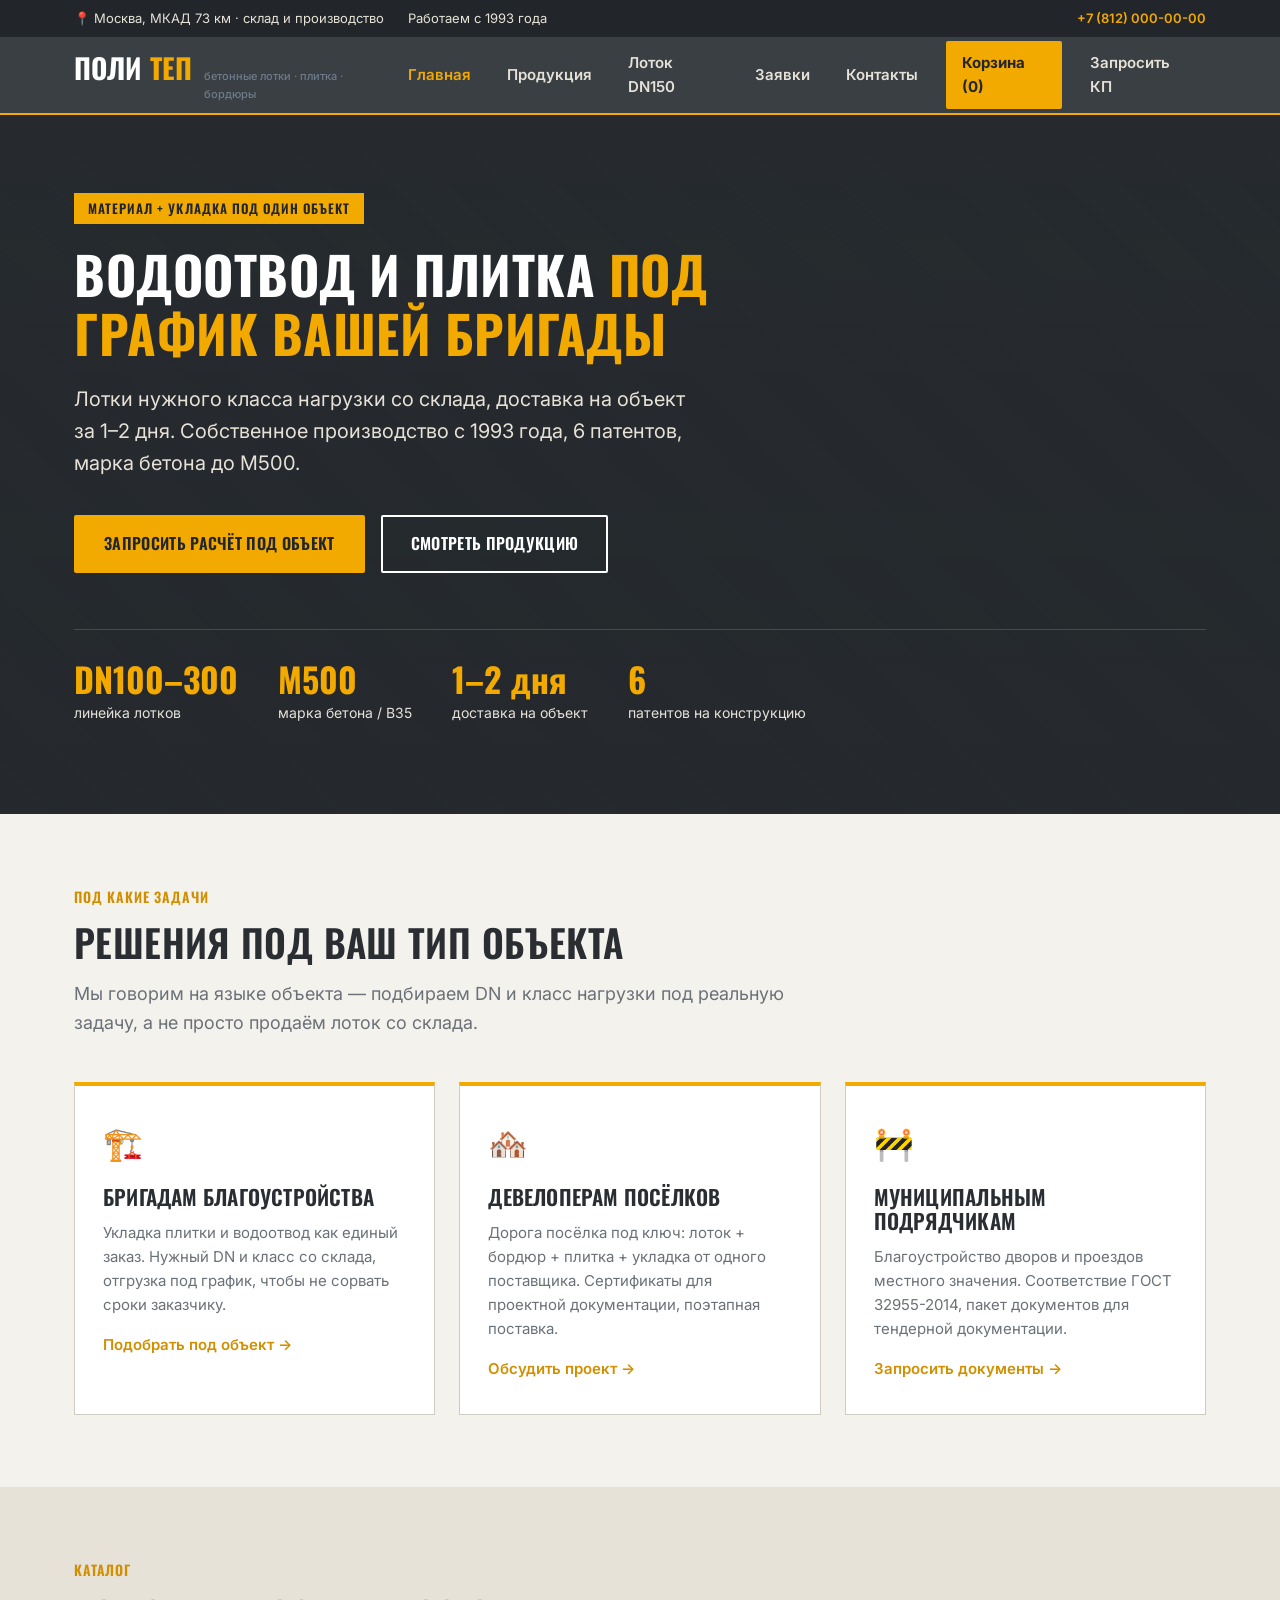
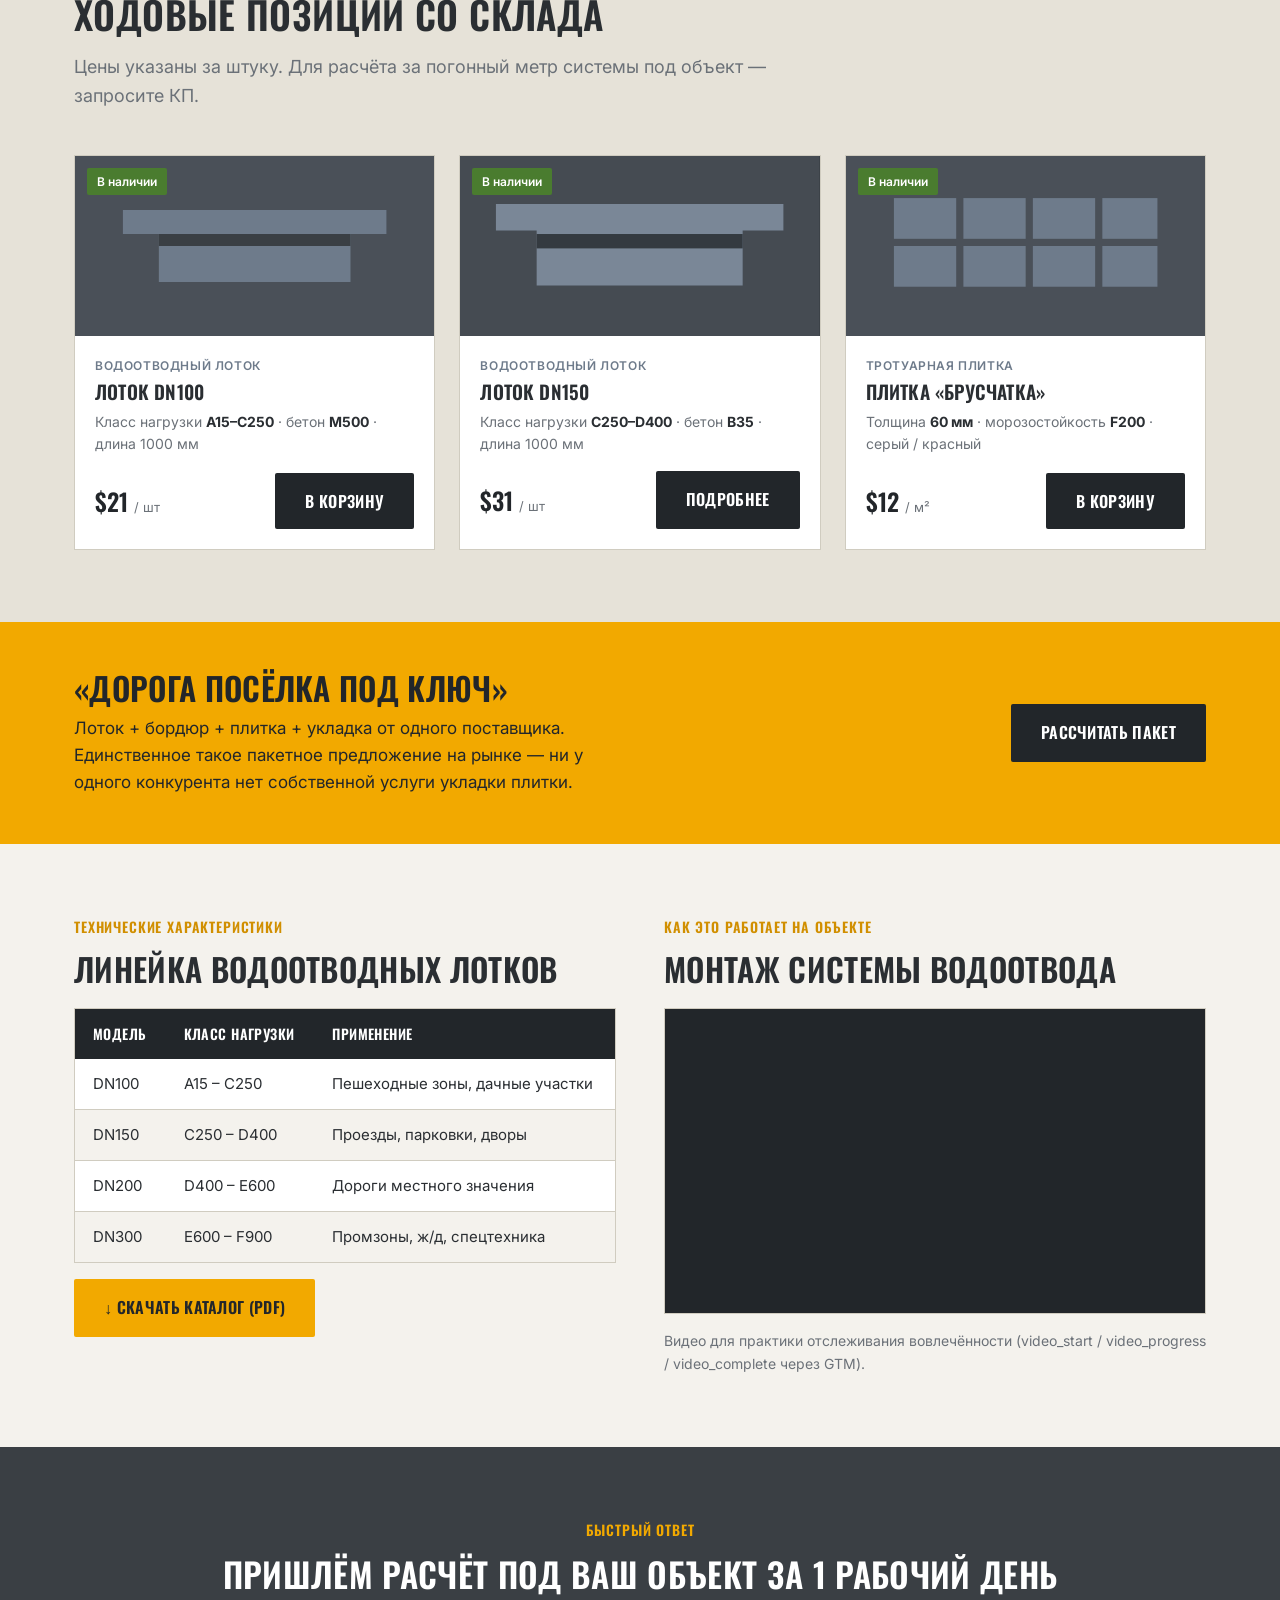
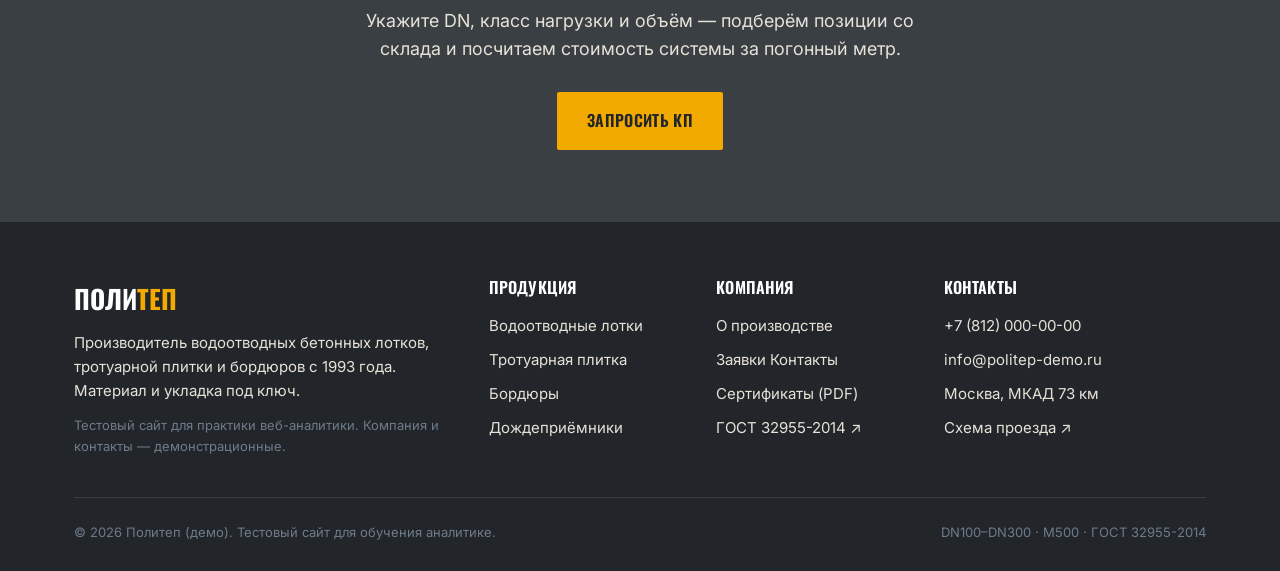
<file: index.html>
<!DOCTYPE html>
<html lang="ru">
<head>
  <!-- Google Tag Manager -->
<script>(function(w,d,s,l,i){w[l]=w[l]||[];w[l].push({'gtm.start':
new Date().getTime(),event:'gtm.js'});var f=d.getElementsByTagName(s)[0],
j=d.createElement(s),dl=l!='dataLayer'?'&l='+l:'';j.async=true;j.src=
'https://www.googletagmanager.com/gtm.js?id='+i+dl;f.parentNode.insertBefore(j,f);
})(window,document,'script','dataLayer','GTM-52ZPFXB7');</script>
<!-- End Google Tag Manager -->
  <meta charset="UTF-8">
  <meta name="viewport" content="width=device-width, initial-scale=1.0">
  <title>Политеп — водоотводные лотки и тротуарная плитка от производителя</title>
  <meta name="description" content="Производитель водоотводных бетонных лотков DN100–DN300, тротуарной плитки и бордюров с 1993 года. Материал + укладка под ключ для бригад и коттеджных посёлков.">
  <link rel="stylesheet" href="styles.css">
</head>
<body>
<!-- Google Tag Manager (noscript) -->
<noscript><iframe src="https://www.googletagmanager.com/ns.html?id=GTM-52ZPFXB7"
height="0" width="0" style="display:none;visibility:hidden"></iframe></noscript>
<!-- End Google Tag Manager (noscript) -->
  <!-- TOP BAR -->
  <div class="topbar">
    <div class="container">
      <div class="topbar-left">
        <span>📍 Москва, МКАД 73 км · склад и производство</span>
        <span>Работаем с 1993 года</span>
      </div>
      <div class="topbar-right">
        <a href="tel:+78120000000">+7 (812) 000-00-00</a>
      </div>
    </div>
  </div>

  <!-- HEADER -->
  <header class="header">
    <div class="container">
      <a href="index.html" class="logo">ПОЛИ<span>ТЕП</span><small>бетонные лотки · плитка · бордюры</small></a>
      <button class="burger" aria-label="Меню">☰</button>
      <nav class="nav">
        <a href="index.html" class="active">Главная</a>
        <a href="products.html">Продукция</a>
        <a href="product.html">Лоток DN150</a>
        <a href="forms.html">Заявки</a>
        <a href="contact.html">Контакты</a>
        <a href="cart.html" class="nav-cta" data-cta="nav-cart">Корзина (<span data-cart-count>0</span>)</a>
        <a href="contact.html" data-cta="nav-quote" style="margin-left:8px;">Запросить КП</a>
      </nav>
    </div>
  </header>

  <!-- HERO -->
  <section class="hero">
    <div class="container">
      <span class="hero-eyebrow">Материал + укладка под один объект</span>
      <h1>Водоотвод и плитка <em>под график вашей бригады</em></h1>
      <p class="hero-sub">Лотки нужного класса нагрузки со склада, доставка на объект за 1–2 дня. Собственное производство с 1993 года, 6 патентов, марка бетона до М500.</p>
      <div class="hero-cta">
        <a href="contact.html" class="btn btn-primary" data-cta="hero-quote">Запросить расчёт под объект</a>
        <a href="products.html" class="btn btn-outline" data-cta="hero-catalog">Смотреть продукцию</a>
      </div>
      <div class="hero-specs">
        <div class="hero-spec">
          <div class="hero-spec-num">DN100–300</div>
          <div class="hero-spec-label">линейка лотков</div>
        </div>
        <div class="hero-spec">
          <div class="hero-spec-num">М500</div>
          <div class="hero-spec-label">марка бетона / B35</div>
        </div>
        <div class="hero-spec">
          <div class="hero-spec-num">1–2 дня</div>
          <div class="hero-spec-label">доставка на объект</div>
        </div>
        <div class="hero-spec">
          <div class="hero-spec-num">6</div>
          <div class="hero-spec-label">патентов на конструкцию</div>
        </div>
      </div>
    </div>
  </section>

  <!-- AUDIENCE / USE CASES -->
  <section class="section">
    <div class="container">
      <div class="section-head">
        <div class="section-eyebrow">Под какие задачи</div>
        <h2>Решения под ваш тип объекта</h2>
        <p class="section-sub">Мы говорим на языке объекта — подбираем DN и класс нагрузки под реальную задачу, а не просто продаём лоток со склада.</p>
      </div>
      <div class="cards">
        <div class="card">
          <div class="card-icon">🏗️</div>
          <h3>Бригадам благоустройства</h3>
          <p>Укладка плитки и водоотвод как единый заказ. Нужный DN и класс со склада, отгрузка под график, чтобы не сорвать сроки заказчику.</p>
          <a href="products.html" class="card-link" data-cta="usecase-brigade">Подобрать под объект →</a>
        </div>
        <div class="card">
          <div class="card-icon">🏘️</div>
          <h3>Девелоперам посёлков</h3>
          <p>Дорога посёлка под ключ: лоток + бордюр + плитка + укладка от одного поставщика. Сертификаты для проектной документации, поэтапная поставка.</p>
          <a href="contact.html" class="card-link" data-cta="usecase-developer">Обсудить проект →</a>
        </div>
        <div class="card">
          <div class="card-icon">🚧</div>
          <h3>Муниципальным подрядчикам</h3>
          <p>Благоустройство дворов и проездов местного значения. Соответствие ГОСТ 32955-2014, пакет документов для тендерной документации.</p>
          <a href="contact.html" class="card-link" data-cta="usecase-muni">Запросить документы →</a>
        </div>
      </div>
    </div>
  </section>

  <!-- FEATURED PRODUCTS -->
  <section class="section section-paper">
    <div class="container">
      <div class="section-head">
        <div class="section-eyebrow">Каталог</div>
        <h2>Ходовые позиции со склада</h2>
        <p class="section-sub">Цены указаны за штуку. Для расчёта за погонный метр системы под объект — запросите КП.</p>
      </div>
      <div class="products">

        <div class="product">
          <div class="product-img">
            <span class="product-badge">В наличии</span>
            <svg viewBox="0 0 300 180" preserveAspectRatio="xMidYMid slice"><rect width="300" height="180" fill="#4A5058"/><path d="M40 60 h220 v20 h-30 v40 h-160 v-40 h-30 z" fill="#6E7B8B"/><rect x="70" y="80" width="160" height="10" fill="#3A3F44"/></svg>
          </div>
          <div class="product-body">
            <div class="product-cat">Водоотводный лоток</div>
            <h3>Лоток DN100</h3>
            <p class="product-specs">Класс нагрузки <strong>A15–C250</strong> · бетон <strong>М500</strong> · длина 1000 мм</p>
            <div class="product-foot">
              <div class="product-price">$21 <small>/ шт</small></div>
              <button class="btn btn-dark" data-add-to-cart data-item-id="DN100" data-item-name="Лоток DN100" data-item-category="Водоотводные лотки" data-price="21">В корзину</button>
            </div>
          </div>
        </div>

        <div class="product">
          <div class="product-img">
            <span class="product-badge">В наличии</span>
            <svg viewBox="0 0 300 180" preserveAspectRatio="xMidYMid slice"><rect width="300" height="180" fill="#454B52"/><path d="M30 55 h240 v22 h-34 v46 h-172 v-46 h-34 z" fill="#7A8797"/><rect x="64" y="80" width="172" height="12" fill="#343A40"/></svg>
          </div>
          <div class="product-body">
            <div class="product-cat">Водоотводный лоток</div>
            <h3>Лоток DN150</h3>
            <p class="product-specs">Класс нагрузки <strong>C250–D400</strong> · бетон <strong>B35</strong> · длина 1000 мм</p>
            <div class="product-foot">
              <div class="product-price">$31 <small>/ шт</small></div>
              <a href="product.html" class="btn btn-dark" data-cta="product-dn150-detail">Подробнее</a>
            </div>
          </div>
        </div>

        <div class="product">
          <div class="product-img">
            <span class="product-badge">В наличии</span>
            <svg viewBox="0 0 300 180" preserveAspectRatio="xMidYMid slice"><rect width="300" height="180" fill="#4A5058"/><g fill="#6E7B8B"><rect x="40" y="50" width="52" height="34"/><rect x="98" y="50" width="52" height="34"/><rect x="156" y="50" width="52" height="34"/><rect x="214" y="50" width="46" height="34"/><rect x="40" y="90" width="52" height="34"/><rect x="98" y="90" width="52" height="34"/><rect x="156" y="90" width="52" height="34"/><rect x="214" y="90" width="46" height="34"/></g></svg>
          </div>
          <div class="product-body">
            <div class="product-cat">Тротуарная плитка</div>
            <h3>Плитка «Брусчатка»</h3>
            <p class="product-specs">Толщина <strong>60 мм</strong> · морозостойкость <strong>F200</strong> · серый / красный</p>
            <div class="product-foot">
              <div class="product-price">$12 <small>/ м²</small></div>
              <button class="btn btn-dark" data-add-to-cart data-item-id="PLITKA-60" data-item-name="Плитка Брусчатка 60мм" data-item-category="Тротуарная плитка" data-price="12">В корзину</button>
            </div>
          </div>
        </div>

      </div>
    </div>
  </section>

  <!-- PACKAGE STRIP -->
  <section class="strip">
    <div class="container">
      <div>
        <h2>«Дорога посёлка под ключ»</h2>
        <p>Лоток + бордюр + плитка + укладка от одного поставщика. Единственное такое пакетное предложение на рынке — ни у одного конкурента нет собственной услуги укладки плитки.</p>
      </div>
      <a href="contact.html" class="btn btn-dark" data-cta="strip-package">Рассчитать пакет</a>
    </div>
  </section>

  <!-- SPECS + VIDEO -->
  <section class="section">
    <div class="container">
      <div class="form-grid">
        <div>
          <div class="section-eyebrow">Технические характеристики</div>
          <h2 style="font-size:32px;margin-bottom:20px;">Линейка водоотводных лотков</h2>
          <table class="spec-table">
            <thead>
              <tr><th>Модель</th><th>Класс нагрузки</th><th>Применение</th></tr>
            </thead>
            <tbody>
              <tr><td>DN100</td><td>A15 – C250</td><td>Пешеходные зоны, дачные участки</td></tr>
              <tr><td>DN150</td><td>C250 – D400</td><td>Проезды, парковки, дворы</td></tr>
              <tr><td>DN200</td><td>D400 – E600</td><td>Дороги местного значения</td></tr>
              <tr><td>DN300</td><td>E600 – F900</td><td>Промзоны, ж/д, спецтехника</td></tr>
            </tbody>
          </table>
          <p style="margin-top:16px;">
            <a href="#" class="btn btn-primary" data-download="Политеп_каталог_лотки_2026.pdf" data-cta="download-catalog">↓ Скачать каталог (PDF)</a>
          </p>
        </div>
        <div>
          <div class="section-eyebrow">Как это работает на объекте</div>
          <h2 style="font-size:32px;margin-bottom:20px;">Монтаж системы водоотвода</h2>
          <div class="video-wrap">
            <iframe src="https://www.youtube.com/embed/dQw4w9WgXcQ" title="Монтаж водоотводных лотков" allowfullscreen></iframe>
          </div>
          <p style="margin-top:16px;color:var(--text-muted);font-size:14px;">Видео для практики отслеживания вовлечённости (video_start / video_progress / video_complete через GTM).</p>
        </div>
      </div>
    </div>
  </section>

  <!-- LEAD CTA -->
  <section class="section section-dark">
    <div class="container" style="text-align:center;">
      <div class="section-eyebrow" style="justify-content:center;">Быстрый ответ</div>
      <h2 style="font-size:34px;margin-bottom:14px;">Пришлём расчёт под ваш объект за 1 рабочий день</h2>
      <p class="section-sub" style="margin:0 auto 28px;max-width:560px;">Укажите DN, класс нагрузки и объём — подберём позиции со склада и посчитаем стоимость системы за погонный метр.</p>
      <a href="contact.html" class="btn btn-primary" data-cta="footer-cta-quote">Запросить КП</a>
    </div>
  </section>

  <!-- FOOTER -->
  <footer class="footer">
    <div class="container">
      <div class="footer-grid">
        <div>
          <div class="footer-logo">ПОЛИ<span>ТЕП</span></div>
          <p>Производитель водоотводных бетонных лотков, тротуарной плитки и бордюров с 1993 года. Материал и укладка под ключ.</p>
          <p style="margin-top:12px;font-size:13px;color:var(--steel);">Тестовый сайт для практики веб-аналитики. Компания и контакты — демонстрационные.</p>
        </div>
        <div>
          <h4>Продукция</h4>
          <ul>
            <li><a href="products.html">Водоотводные лотки</a></li>
            <li><a href="products.html">Тротуарная плитка</a></li>
            <li><a href="products.html">Бордюры</a></li>
            <li><a href="products.html">Дождеприёмники</a></li>
          </ul>
        </div>
        <div>
          <h4>Компания</h4>
          <ul>
            <li><a href="index.html">О производстве</a></li>
            <li><a href="forms.html">Заявки</a>
        <a href="contact.html">Контакты</a></li>
            <li><a href="#" data-download="Политеп_сертификаты.pdf">Сертификаты (PDF)</a></li>
            <li><a href="https://www.gost.ru" class="external-link" target="_blank" rel="noopener">ГОСТ 32955-2014 ↗</a></li>
          </ul>
        </div>
        <div>
          <h4>Контакты</h4>
          <ul>
            <li><a href="tel:+78120000000">+7 (812) 000-00-00</a></li>
            <li><a href="mailto:info@politep-demo.ru">info@politep-demo.ru</a></li>
            <li>Москва, МКАД 73 км</li>
            <li><a href="https://yandex.ru/maps" class="external-link" target="_blank" rel="noopener">Схема проезда ↗</a></li>
          </ul>
        </div>
      </div>
      <div class="footer-bottom">
        <span>© 2026 Политеп (демо). Тестовый сайт для обучения аналитике.</span>
        <span>DN100–DN300 · М500 · ГОСТ 32955-2014</span>
      </div>
    </div>
  </footer>

  <script src="tracking.js"></script>
</body>
</html>
</file>
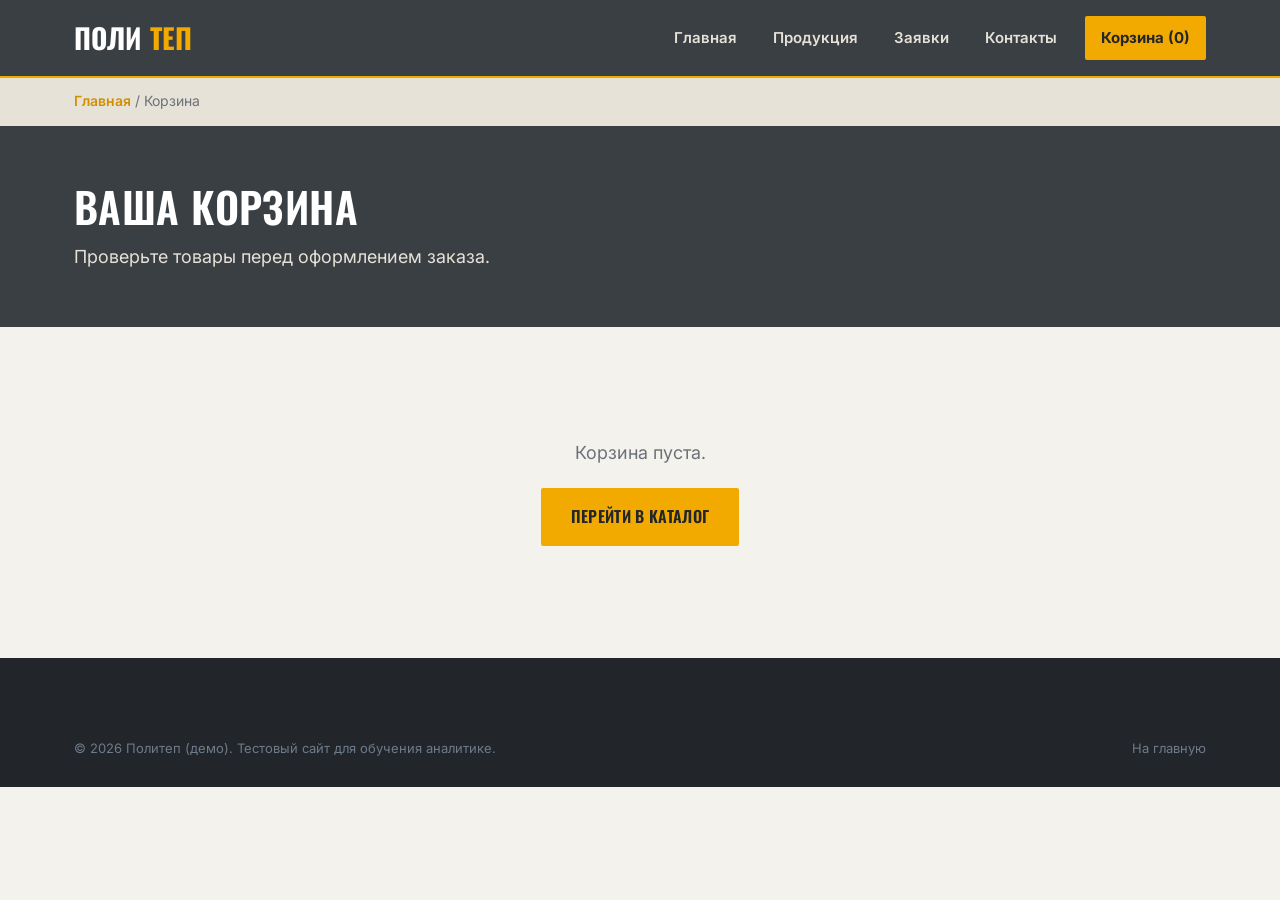
<file: cart.html>
<!DOCTYPE html>
<html lang="ru">
<head>
  <!-- Google Tag Manager -->
<script>(function(w,d,s,l,i){w[l]=w[l]||[];w[l].push({'gtm.start':
new Date().getTime(),event:'gtm.js'});var f=d.getElementsByTagName(s)[0],
j=d.createElement(s),dl=l!='dataLayer'?'&l='+l:'';j.async=true;j.src=
'https://www.googletagmanager.com/gtm.js?id='+i+dl;f.parentNode.insertBefore(j,f);
})(window,document,'script','dataLayer','GTM-52ZPFXB7');</script>
<!-- End Google Tag Manager -->
  
  <meta charset="UTF-8">
  <meta name="viewport" content="width=device-width, initial-scale=1.0">
  <title>Корзина — Политеп</title>
  <link rel="stylesheet" href="styles.css">
</head>
<body>
  <!-- Google Tag Manager (noscript) -->
<noscript><iframe src="https://www.googletagmanager.com/ns.html?id=GTM-52ZPFXB7"
height="0" width="0" style="display:none;visibility:hidden"></iframe></noscript>
<!-- End Google Tag Manager (noscript) -->

  <header class="header">
    <div class="container">
      <a href="index.html" class="logo">ПОЛИ<span>ТЕП</span></a>
      <button class="burger" aria-label="Меню">☰</button>
      <nav class="nav">
        <a href="index.html">Главная</a>
        <a href="products.html">Продукция</a>
        <a href="forms.html">Заявки</a>
        <a href="contact.html">Контакты</a>
        <a href="cart.html" class="nav-cta active" data-cta="nav-cart">Корзина (<span data-cart-count>0</span>)</a>
      </nav>
    </div>
  </header>

  <div class="breadcrumb">
    <div class="container"><a href="index.html">Главная</a> / Корзина</div>
  </div>

  <div class="page-header">
    <div class="container"><h1>Ваша корзина</h1><p>Проверьте товары перед оформлением заказа.</p></div>
  </div>

  <!-- ЭТА СТРАНИЦА → событие view_cart при загрузке (если корзина не пуста) -->
  <section class="section">
    <div class="container">
      <div id="cart-empty" style="display:none;text-align:center;padding:40px 0;">
        <p style="font-size:18px;color:var(--text-muted);margin-bottom:20px;">Корзина пуста.</p>
        <a href="products.html" class="btn btn-primary" data-cta="empty-catalog">Перейти в каталог</a>
      </div>

      <div id="cart-content">
        <table class="spec-table" style="margin-bottom:24px;">
          <thead>
            <tr><th>Товар</th><th>Категория</th><th>Цена</th><th>Кол-во</th><th>Сумма</th></tr>
          </thead>
          <tbody id="cart-rows"></tbody>
        </table>

        <div style="display:flex;justify-content:space-between;align-items:center;flex-wrap:wrap;gap:20px;background:var(--white);border:1px solid var(--line);padding:24px;">
          <div>
            <div style="font-size:14px;color:var(--text-muted);">Итого без НДС</div>
            <div class="product-price" style="font-size:32px;" id="cart-total">0 $</div>
          </div>
          <!-- Клик по этой кнопке = begin_checkout, затем переход на thank-you.html -->
          <button class="btn btn-primary" id="checkout-btn" data-cta="cart-checkout">Оформить заказ →</button>
        </div>

        <p style="margin-top:16px;">
          <a href="products.html" data-cta="cart-continue-shopping">← Продолжить выбор товаров</a>
        </p>
      </div>
    </div>
  </section>

  <footer class="footer">
    <div class="container">
      <div class="footer-bottom" style="border:none;">
        <span>© 2026 Политеп (демо). Тестовый сайт для обучения аналитике.</span>
        <a href="index.html">На главную</a>
      </div>
    </div>
  </footer>

  <script src="tracking.js"></script>
  <script>
    function renderCartPage() {
      var cart = getCart();
      var rows = document.getElementById('cart-rows');
      var empty = document.getElementById('cart-empty');
      var content = document.getElementById('cart-content');
      if (cart.length === 0) {
        empty.style.display = 'block';
        content.style.display = 'none';
        return;
      }
      empty.style.display = 'none';
      content.style.display = 'block';
      rows.innerHTML = '';
      var total = 0;
      cart.forEach(function (i) {
        var sum = i.price * i.quantity;
        total += sum;
        var tr = document.createElement('tr');
        tr.innerHTML = '<td><strong>' + i.item_name + '</strong></td>' +
          '<td>' + i.item_category + '</td>' +
          '<td>' + i.price.toLocaleString('ru') + ' $</td>' +
          '<td>' + i.quantity + '</td>' +
          '<td><strong>' + sum.toLocaleString('ru') + ' $</strong></td>';
        rows.appendChild(tr);
      });
      document.getElementById('cart-total').textContent = total.toFixed(2) + ' $';
    }

    renderCartPage();

    // view_cart — только если в корзине реально что-то есть
    trackViewCart();

    // Оформить заказ → begin_checkout + переход на thank-you.html (purchase сработает там)
    document.getElementById('checkout-btn').addEventListener('click', function () {
      goToThankYou();
    });
  </script>
</body>
</html>
</file>
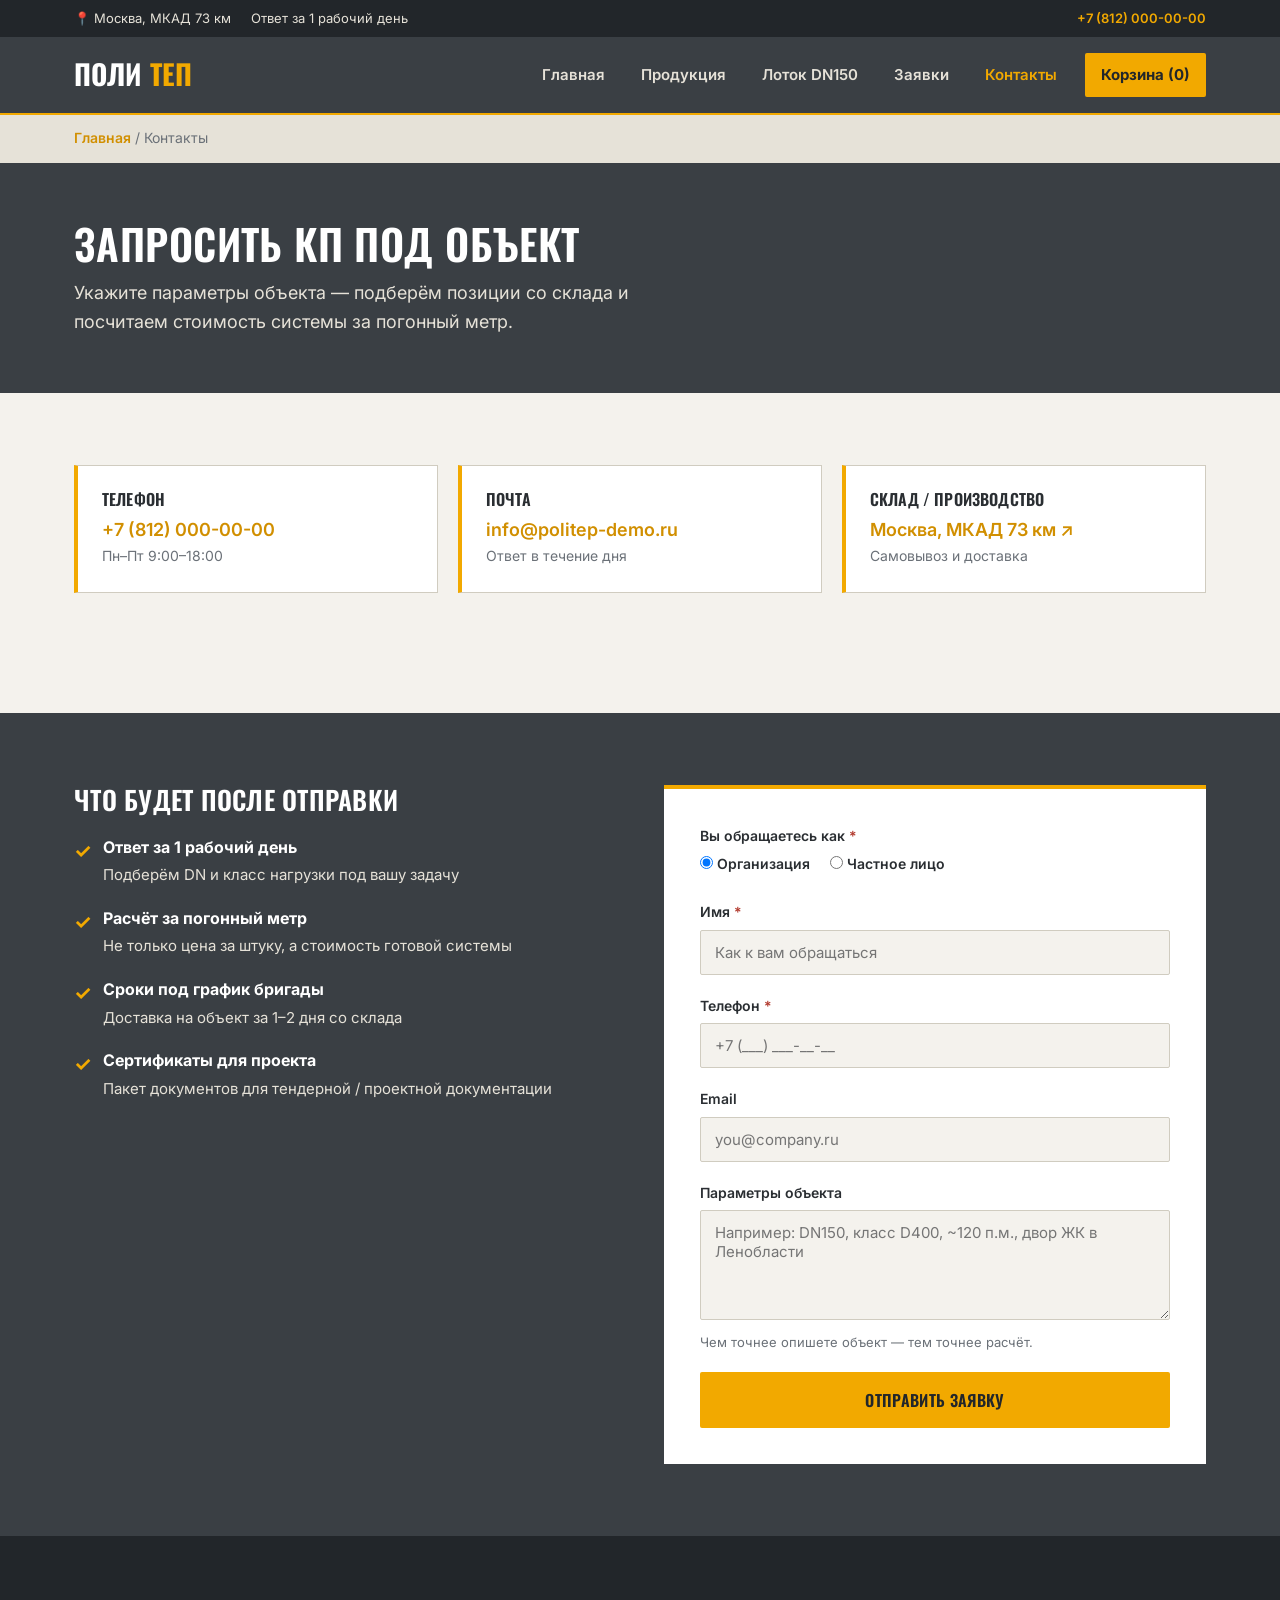
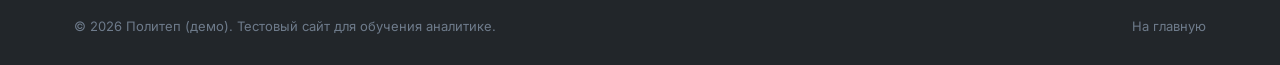
<file: contact.html>
<!DOCTYPE html>
<html lang="ru">
<head>

  <!-- Google Tag Manager -->
<script>(function(w,d,s,l,i){w[l]=w[l]||[];w[l].push({'gtm.start':
new Date().getTime(),event:'gtm.js'});var f=d.getElementsByTagName(s)[0],
j=d.createElement(s),dl=l!='dataLayer'?'&l='+l:'';j.async=true;j.src=
'https://www.googletagmanager.com/gtm.js?id='+i+dl;f.parentNode.insertBefore(j,f);
})(window,document,'script','dataLayer','GTM-52ZPFXB7');</script>
<!-- End Google Tag Manager -->
  
  <meta charset="UTF-8">
  <meta name="viewport" content="width=device-width, initial-scale=1.0">
  <title>Контакты и запрос КП — Политеп</title>
  <meta name="description" content="Запросите расчёт под объект: DN, класс нагрузки, объём. Ответ за 1 рабочий день. Москва, МКАД 73 км.">
  <link rel="stylesheet" href="styles.css">
</head>
<body>
  
<!-- Google Tag Manager (noscript) -->
<noscript><iframe src="https://www.googletagmanager.com/ns.html?id=GTM-52ZPFXB7"
height="0" width="0" style="display:none;visibility:hidden"></iframe></noscript>
<!-- End Google Tag Manager (noscript) -->

  <div class="topbar">
    <div class="container">
      <div class="topbar-left"><span>📍 Москва, МКАД 73 км</span><span>Ответ за 1 рабочий день</span></div>
      <div class="topbar-right"><a href="tel:+78120000000">+7 (812) 000-00-00</a></div>
    </div>
  </div>

  <header class="header">
    <div class="container">
      <a href="index.html" class="logo">ПОЛИ<span>ТЕП</span></a>
      <button class="burger" aria-label="Меню">☰</button>
      <nav class="nav">
        <a href="index.html">Главная</a>
        <a href="products.html">Продукция</a>
        <a href="product.html">Лоток DN150</a>
        <a href="forms.html">Заявки</a>
        <a href="contact.html" class="active">Контакты</a>
        <a href="cart.html" class="nav-cta" data-cta="nav-cart">Корзина (<span data-cart-count>0</span>)</a>
      </nav>
    </div>
  </header>

  <div class="breadcrumb">
    <div class="container"><a href="index.html">Главная</a> / Контакты</div>
  </div>

  <div class="page-header">
    <div class="container"><h1>Запросить КП под объект</h1><p>Укажите параметры объекта — подберём позиции со склада и посчитаем стоимость системы за погонный метр.</p></div>
  </div>

  <section class="section">
    <div class="container">
      <div class="contact-blocks">
        <div class="contact-block">
          <h4>Телефон</h4>
          <a href="tel:+78120000000">+7 (812) 000-00-00</a>
          <p>Пн–Пт 9:00–18:00</p>
        </div>
        <div class="contact-block">
          <h4>Почта</h4>
          <a href="mailto:info@politep-demo.ru">info@politep-demo.ru</a>
          <p>Ответ в течение дня</p>
        </div>
        <div class="contact-block">
          <h4>Склад / производство</h4>
          <a href="https://yandex.ru/maps" class="external-link" target="_blank" rel="noopener">Москва, МКАД 73 км ↗</a>
          <p>Самовывоз и доставка</p>
        </div>
      </div>
    </div>
  </section>

  <section class="section form-section">
    <div class="container">
      <div class="form-grid">
        <div class="form-info">
          <h3>Что будет после отправки</h3>
          <ul>
            <li><span class="check">✓</span><div><strong>Ответ за 1 рабочий день</strong><span>Подберём DN и класс нагрузки под вашу задачу</span></div></li>
            <li><span class="check">✓</span><div><strong>Расчёт за погонный метр</strong><span>Не только цена за штуку, а стоимость готовой системы</span></div></li>
            <li><span class="check">✓</span><div><strong>Сроки под график бригады</strong><span>Доставка на объект за 1–2 дня со склада</span></div></li>
            <li><span class="check">✓</span><div><strong>Сертификаты для проекта</strong><span>Пакет документов для тендерной / проектной документации</span></div></li>
          </ul>
        </div>

        <div class="form-card">
          <!-- Сообщение об успехе (показывается через JS после отправки) -->
          <div class="form-success" id="form-success">
            ✅ Заявка отправлена! Менеджер свяжется с вами в течение 10 минут.
          </div>

          <!-- ВАЖНО: это НЕ настоящая форма с отправкой на сервер.
               JS перехватывает submit, пушит generate_lead в dataLayer
               и показывает сообщение. Для практики отслеживания конверсии-лида. -->
          <form id="contact-form" novalidate>
            <div class="form-row">
              <label>Вы обращаетесь как <span class="req">*</span></label>
              <div class="form-radio-group">
                <label class="form-radio"><input type="radio" name="client_type" value="organization" checked> Организация</label>
                <label class="form-radio"><input type="radio" name="client_type" value="individual"> Частное лицо</label>
              </div>
            </div>
            <div class="form-row">
              <label for="name">Имя <span class="req">*</span></label>
              <input type="text" id="name" name="name" class="form-control" placeholder="Как к вам обращаться" required>
            </div>
            <div class="form-row">
              <label for="phone">Телефон <span class="req">*</span></label>
              <input type="tel" id="phone" name="phone" class="form-control" placeholder="+7 (___) ___-__-__" required>
            </div>
            <div class="form-row">
              <label for="email">Email</label>
              <input type="email" id="email" name="email" class="form-control" placeholder="you@company.ru">
            </div>
            <div class="form-row">
              <label for="object">Параметры объекта</label>
              <textarea id="object" name="object" class="form-control" placeholder="Например: DN150, класс D400, ~120 п.м., двор ЖК в Ленобласти"></textarea>
              <p class="form-note">Чем точнее опишете объект — тем точнее расчёт.</p>
            </div>
            <button type="submit" class="btn btn-primary btn-block" id="form-submit" data-cta="form-submit">Отправить заявку</button>
          </form>
        </div>
      </div>
    </div>
  </section>

  <footer class="footer">
    <div class="container">
      <div class="footer-bottom" style="border:none;">
        <span>© 2026 Политеп (демо). Тестовый сайт для обучения аналитике.</span>
        <a href="index.html">На главную</a>
      </div>
    </div>
  </footer>

  <script src="tracking.js"></script>
  <script>
    document.getElementById('contact-form').addEventListener('submit', function (e) {
      e.preventDefault();
      var name = document.getElementById('name').value.trim();
      var phone = document.getElementById('phone').value.trim();
      if (!name || !phone) {
        showToast('Заполните имя и телефон');
        return;
      }
      // Пушим generate_lead в dataLayer
      submitLeadForm(this);
      // Показываем успех, прячем форму
      document.getElementById('form-success').classList.add('show');
      this.style.display = 'none';
      // Меняем URL — чтобы можно было ловить конверсию по Thank You состоянию
      history.replaceState(null, '', 'contact.html?submitted=true');
      window.scrollTo({ top: document.getElementById('form-success').offsetTop - 120, behavior: 'smooth' });
    });
  </script>
</body>
</html>
</file>
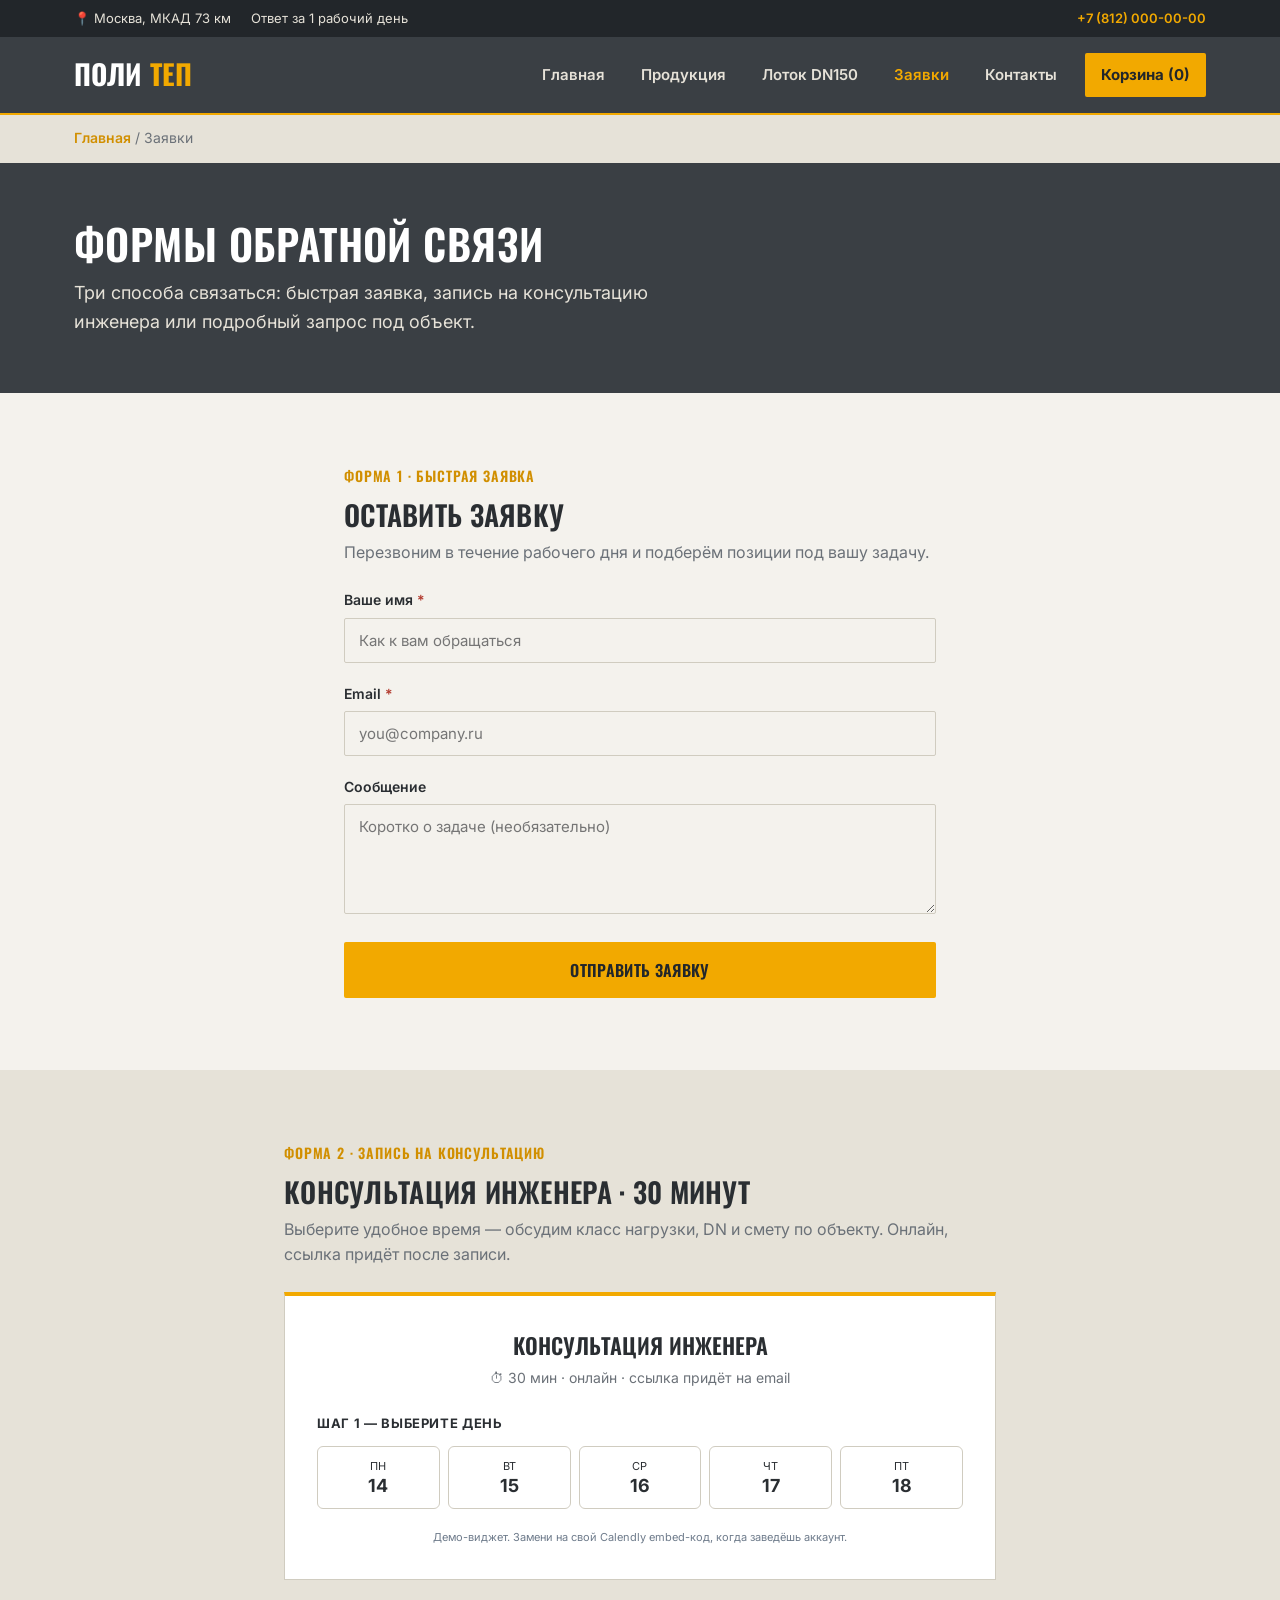
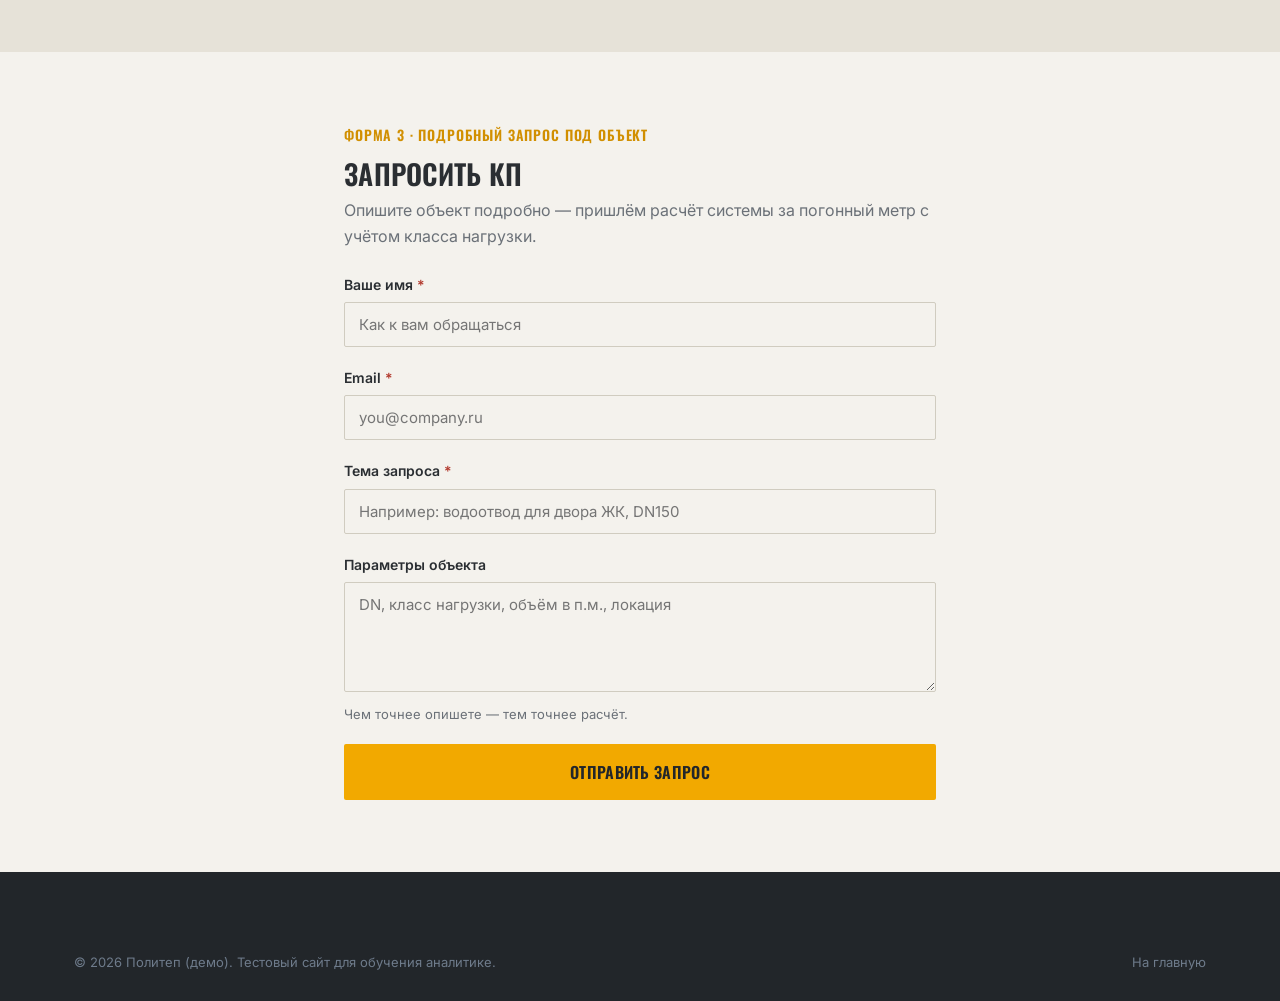
<file: forms.html>
<!DOCTYPE html>
<html lang="ru">
<head>
  <!-- Google Tag Manager -->
<script>(function(w,d,s,l,i){w[l]=w[l]||[];w[l].push({'gtm.start':
new Date().getTime(),event:'gtm.js'});var f=d.getElementsByTagName(s)[0],
j=d.createElement(s),dl=l!='dataLayer'?'&l='+l:'';j.async=true;j.src=
'https://www.googletagmanager.com/gtm.js?id='+i+dl;f.parentNode.insertBefore(j,f);
})(window,document,'script','dataLayer','GTM-52ZPFXB7');</script>
<!-- End Google Tag Manager -->
  <meta charset="UTF-8">
  <meta name="viewport" content="width=device-width, initial-scale=1.0">
  <title>Формы обратной связи — Политеп</title>
  <meta name="description" content="Оставьте заявку на расчёт водоотвода и плитки под объект, или запишитесь на консультацию инженера.">
<link rel="stylesheet" href="styles.css">
</head>
<body>
 <!-- Google Tag Manager (noscript) -->
<noscript><iframe src="https://www.googletagmanager.com/ns.html?id=GTM-52ZPFXB7"
height="0" width="0" style="display:none;visibility:hidden"></iframe></noscript>
<!-- End Google Tag Manager (noscript) -->
 <div class="topbar">
    <div class="container">
      <div class="topbar-left"><span>📍 Москва, МКАД 73 км</span><span>Ответ за 1 рабочий день</span></div>
      <div class="topbar-right"><a href="tel:+78120000000">+7 (812) 000-00-00</a></div>
    </div>
  </div>

  <header class="header">
    <div class="container">
      <a href="index.html" class="logo">ПОЛИ<span>ТЕП</span></a>
      <button class="burger" aria-label="Меню">☰</button>
      <nav class="nav">
        <a href="index.html">Главная</a>
        <a href="products.html">Продукция</a>
        <a href="product.html">Лоток DN150</a>
        <a href="forms.html" class="active">Заявки</a>
        <a href="contact.html">Контакты</a>
        <a href="cart.html" class="nav-cta" data-cta="nav-cart">Корзина (<span data-cart-count>0</span>)</a>
      </nav>
    </div>
  </header>

  <div class="breadcrumb">
    <div class="container"><a href="index.html">Главная</a> / Заявки</div>
  </div>

  <div class="page-header">
    <div class="container">
      <h1>Формы обратной связи</h1>
      <p>Три способа связаться: быстрая заявка, запись на консультацию инженера или подробный запрос под объект.</p>
    </div>
  </div>

  <!-- ===================== ФОРМА 1 — быстрая заявка (без Subject) ===================== -->
  <section class="section">
    <div class="container" style="max-width:640px;">
      <div class="section-eyebrow">Форма 1 · Быстрая заявка</div>
      <h2 style="font-size:28px;margin-bottom:8px;">Оставить заявку</h2>
      <p style="color:var(--text-muted);margin-bottom:24px;">Перезвоним в течение рабочего дня и подберём позиции под вашу задачу.</p>

      <form id="quick-lead-form" class="lead-form">
        <div class="form-row">
          <label for="q-name">Ваше имя <span class="req">*</span></label>
          <input type="text" id="q-name" name="name" class="form-control" placeholder="Как к вам обращаться" required>
        </div>
        <div class="form-row">
          <label for="q-email">Email <span class="req">*</span></label>
          <input type="email" id="q-email" name="email" class="form-control" placeholder="you@company.ru" required>
        </div>
        <div class="form-row">
          <label for="q-message">Сообщение</label>
          <textarea id="q-message" name="message" class="form-control" placeholder="Коротко о задаче (необязательно)"></textarea>
        </div>
        <button type="submit" class="btn btn-primary btn-block" data-cta="quick-form-submit">Отправить заявку</button>
      </form>

      <!-- Сообщение появляется ПРЯМО ЗДЕСЬ после отправки (без перехода на другую страницу).
           Это сценарий для GTM Element Visibility trigger: ловим появление этого блока. -->
      <div id="quick-form-success" style="display:none;background:var(--success-light);border:1px solid var(--success);border-left:4px solid var(--success);border-radius:8px;padding:20px 24px;margin-top:8px;">
        <p style="font-size:17px;font-weight:700;color:var(--success);margin-bottom:4px;">✅ Спасибо за заявку!</p>
        <p style="font-size:14px;color:var(--text);margin:0;">Мы перезвоним в течение рабочего дня.</p>
      </div>
    </div>
  </section>

  <!-- ===================== БЛОК 2 — Calendly (запись на консультацию) ===================== -->
  <section class="section section-paper">
    <div class="container" style="max-width:760px;">
      <div class="section-eyebrow">Форма 2 · Запись на консультацию</div>
      <h2 style="font-size:28px;margin-bottom:8px;">Консультация инженера · 30 минут</h2>
      <p style="color:var(--text-muted);margin-bottom:24px;">Выберите удобное время — обсудим класс нагрузки, DN и смету по объекту. Онлайн, ссылка придёт после записи.</p>

      <!-- ВАЖНО: это заглушка под твой будущий Calendly.
           Когда заведёшь аккаунт на calendly.com — заменишь блок ниже на их embed-код
           (Calendly → Share → Add to website → Inline Embed).
           Пока это визуальная имитация + событие клика для практики трекинга. -->
      <div id="calendly-placeholder" style="border:1px solid var(--line);background:var(--white);padding:32px;border-top:4px solid var(--safety);">
        <div style="text-align:center;margin-bottom:24px;">
          <div style="font-family:'Oswald',sans-serif;font-size:22px;font-weight:600;text-transform:uppercase;margin-bottom:4px;">Консультация инженера</div>
          <div style="color:var(--text-muted);font-size:14px;">⏱ 30 мин · онлайн · ссылка придёт на email</div>
        </div>

        <!-- ШАГ 1: выбор дня -->
        <div id="cal-step-1">
          <div style="font-size:13px;font-weight:700;text-transform:uppercase;letter-spacing:0.05em;color:var(--muted);margin-bottom:12px;">Шаг 1 — Выберите день</div>
          <div style="display:grid;grid-template-columns:repeat(5,1fr);gap:8px;">
            <button class="cal-day-btn" data-day="Пн" onclick="calSelectDay(this)">
              <div style="font-size:11px;color:var(--muted);margin-bottom:2px;">ПН</div>
              <div style="font-size:18px;font-weight:700;">14</div>
            </button>
            <button class="cal-day-btn" data-day="Вт" onclick="calSelectDay(this)">
              <div style="font-size:11px;color:var(--muted);margin-bottom:2px;">ВТ</div>
              <div style="font-size:18px;font-weight:700;">15</div>
            </button>
            <button class="cal-day-btn" data-day="Ср" onclick="calSelectDay(this)">
              <div style="font-size:11px;color:var(--muted);margin-bottom:2px;">СР</div>
              <div style="font-size:18px;font-weight:700;">16</div>
            </button>
            <button class="cal-day-btn" data-day="Чт" onclick="calSelectDay(this)">
              <div style="font-size:11px;color:var(--muted);margin-bottom:2px;">ЧТ</div>
              <div style="font-size:18px;font-weight:700;">17</div>
            </button>
            <button class="cal-day-btn" data-day="Пт" onclick="calSelectDay(this)">
              <div style="font-size:11px;color:var(--muted);margin-bottom:2px;">ПТ</div>
              <div style="font-size:18px;font-weight:700;">18</div>
            </button>
          </div>
        </div>

        <!-- ШАГ 2: выбор времени (скрыт до выбора дня) -->
        <div id="cal-step-2" style="display:none;margin-top:24px;">
          <div style="display:flex;align-items:center;gap:8px;margin-bottom:12px;">
            <button onclick="calBack()" style="background:none;border:none;cursor:pointer;color:var(--muted);font-size:20px;">←</button>
            <div style="font-size:13px;font-weight:700;text-transform:uppercase;letter-spacing:0.05em;color:var(--muted);">
              Шаг 2 — Выберите время · <span id="cal-selected-day"></span>
            </div>
          </div>
          <div id="cal-time-slots" style="display:grid;grid-template-columns:repeat(3,1fr);gap:8px;"></div>
        </div>

        <p style="font-size:11px;color:var(--steel);margin-top:20px;text-align:center;">Демо-виджет. Замени на свой Calendly embed-код, когда заведёшь аккаунт.</p>
      </div>

      <style>
        .cal-day-btn {
          border: 1px solid var(--line);
          background: var(--white);
          border-radius: 6px;
          padding: 12px 8px;
          cursor: pointer;
          text-align: center;
          transition: all 0.15s;
          font-family: 'Inter', sans-serif;
          color: var(--text);
        }
        .cal-day-btn:hover { border-color: var(--safety); background: var(--accent-light, #FEF3E2); }
        .cal-day-btn.selected { border-color: var(--safety); background: var(--safety); color: var(--graphite); }
        .cal-time-btn {
          border: 1px solid var(--line);
          background: var(--white);
          border-radius: 6px;
          padding: 12px;
          cursor: pointer;
          font-family: 'Inter', sans-serif;
          font-size: 14px;
          font-weight: 600;
          color: var(--text);
          transition: all 0.15s;
        }
        .cal-time-btn:hover { border-color: var(--safety); background: var(--accent-light, #FEF3E2); }
      </style>
    </div>
  </section>

  <!-- ===================== ФОРМА 3 — подробный запрос (с Subject) ===================== -->
  <section class="section">
    <div class="container" style="max-width:640px;">
      <div class="section-eyebrow">Форма 3 · Подробный запрос под объект</div>
      <h2 style="font-size:28px;margin-bottom:8px;">Запросить КП</h2>
      <p style="color:var(--text-muted);margin-bottom:24px;">Опишите объект подробно — пришлём расчёт системы за погонный метр с учётом класса нагрузки.</p>

      <form id="detailed-lead-form" class="lead-form">
        <div class="form-row">
          <label for="d-name">Ваше имя <span class="req">*</span></label>
          <input type="text" id="d-name" name="name" class="form-control" placeholder="Как к вам обращаться" required>
        </div>
        <div class="form-row">
          <label for="d-email">Email <span class="req">*</span></label>
          <input type="email" id="d-email" name="email" class="form-control" placeholder="you@company.ru" required>
        </div>
        <div class="form-row">
          <label for="d-subject">Тема запроса <span class="req">*</span></label>
          <input type="text" id="d-subject" name="subject" class="form-control" placeholder="Например: водоотвод для двора ЖК, DN150" required>
        </div>
        <div class="form-row">
          <label for="d-message">Параметры объекта</label>
          <textarea id="d-message" name="message" class="form-control" placeholder="DN, класс нагрузки, объём в п.м., локация"></textarea>
          <p class="form-note">Чем точнее опишете — тем точнее расчёт.</p>
        </div>
        <button type="submit" class="btn btn-primary btn-block" data-cta="detailed-form-submit">Отправить запрос</button>
      </form>
    </div>
  </section>

  <footer class="footer">
    <div class="container">
      <div class="footer-bottom" style="border:none;">
        <span>© 2026 Политеп (демо). Тестовый сайт для обучения аналитике.</span>
        <a href="index.html">На главную</a>
      </div>
    </div>
  </footer>

  <script src="tracking.js"></script>
  <script>
    // ---------- Форма 1: показывает сообщение НА МЕСТЕ (без перехода) ----------
    // Сценарий для GTM Element Visibility trigger — трекаем появление блока "спасибо"
    document.getElementById('quick-lead-form').addEventListener('submit', function (e) {
      e.preventDefault();
      if (!this.querySelector('#q-name').value.trim() || !this.querySelector('#q-email').value.trim()) {
        showToast('Заполните имя и email'); return;
      }
      // Форма остаётся на месте, сообщение появляется НИЖЕ
      document.getElementById('quick-form-success').style.display = 'block';
    });

    // ---------- Форма 3: подробный запрос (generate_lead, form_id = detailed-lead-form) ----------
    document.getElementById('detailed-lead-form').addEventListener('submit', function (e) {
      e.preventDefault();
      var n = this.querySelector('#d-name').value.trim();
      var em = this.querySelector('#d-email').value.trim();
      var subj = this.querySelector('#d-subject').value.trim();
      if (!n || !em || !subj) { showToast('Заполните имя, email и тему'); return; }
      window.location.href = 'thank-you.html?form=detailed';
    });

    // ---------- Calendly-виджет: 2 шага (день → время) ----------
    var calTimes = {
      'Пн': ['09:00','10:00','11:00','14:00','15:00','16:00'],
      'Вт': ['09:00','10:30','13:00','14:00','16:30'],
      'Ср': ['10:00','11:30','13:00','15:00'],
      'Чт': ['09:30','11:00','14:00','16:00','17:00'],
      'Пт': ['09:00','10:00','12:00','14:30']
    };
    var calSelectedDay = '';

    window.calSelectDay = function(btn) {
      document.querySelectorAll('.cal-day-btn').forEach(function(b){ b.classList.remove('selected'); });
      btn.classList.add('selected');
      calSelectedDay = btn.dataset.day;
      document.getElementById('cal-selected-day').textContent = btn.querySelector('div:last-child').textContent + ' июля · ' + calSelectedDay;
      var slots = document.getElementById('cal-time-slots');
      slots.innerHTML = '';
      (calTimes[calSelectedDay] || []).forEach(function(t) {
        var b = document.createElement('button');
        b.className = 'cal-time-btn calendly-slot';
        b.dataset.slot = calSelectedDay + ' ' + t;
        b.textContent = t;
        b.addEventListener('click', function() {
          window.location.href = 'thank-you.html?form=calendly&slot=' + encodeURIComponent(calSelectedDay + ' ' + t);
        });
        slots.appendChild(b);
      });
      document.getElementById('cal-step-1').style.display = 'none';
      document.getElementById('cal-step-2').style.display = 'block';
    };

    window.calBack = function() {
      document.getElementById('cal-step-2').style.display = 'none';
      document.getElementById('cal-step-1').style.display = 'block';
    };
  </script>
</body>
</html>
</file>
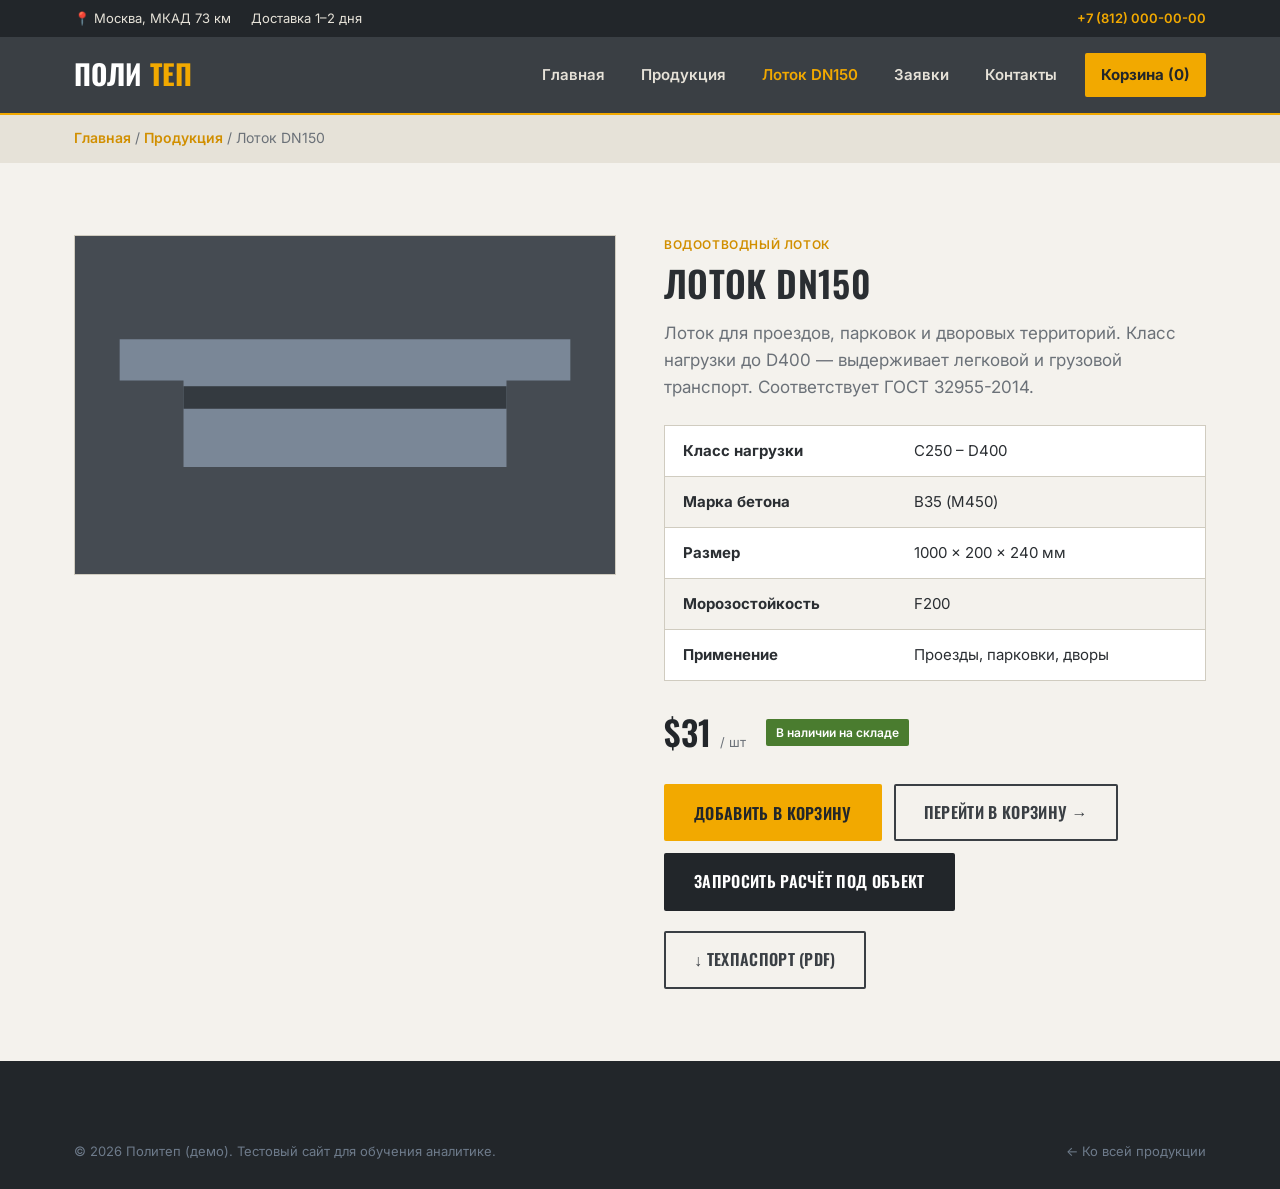
<file: product.html>
<!DOCTYPE html>
<html lang="ru">
<head>
  
  <!-- Google Tag Manager -->
<script>(function(w,d,s,l,i){w[l]=w[l]||[];w[l].push({'gtm.start':
new Date().getTime(),event:'gtm.js'});var f=d.getElementsByTagName(s)[0],
j=d.createElement(s),dl=l!='dataLayer'?'&l='+l:'';j.async=true;j.src=
'https://www.googletagmanager.com/gtm.js?id='+i+dl;f.parentNode.insertBefore(j,f);
})(window,document,'script','dataLayer','GTM-52ZPFXB7');</script>
<!-- End Google Tag Manager -->
  
  <meta charset="UTF-8">
  <meta name="viewport" content="width=device-width, initial-scale=1.0">
  <title>Лоток водоотводный DN150 — Политеп</title>
  <meta name="description" content="Водоотводный лоток DN150, класс нагрузки C250–D400, бетон B35. Для проездов, парковок и дворов. Со склада, доставка на объект.">
<link rel="stylesheet" href="styles.css">
</head>
<body>
  
<!-- Google Tag Manager (noscript) -->
<noscript><iframe src="https://www.googletagmanager.com/ns.html?id=GTM-52ZPFXB7"
height="0" width="0" style="display:none;visibility:hidden"></iframe></noscript>
<!-- End Google Tag Manager (noscript) -->

  <div class="topbar">
    <div class="container">
      <div class="topbar-left"><span>📍 Москва, МКАД 73 км</span><span>Доставка 1–2 дня</span></div>
      <div class="topbar-right"><a href="tel:+78120000000">+7 (812) 000-00-00</a></div>
    </div>
  </div>

  <header class="header">
    <div class="container">
      <a href="index.html" class="logo">ПОЛИ<span>ТЕП</span></a>
      <button class="burger" aria-label="Меню">☰</button>
      <nav class="nav">
        <a href="index.html">Главная</a>
        <a href="products.html">Продукция</a>
        <a href="product.html" class="active">Лоток DN150</a>
        <a href="forms.html">Заявки</a>
        <a href="contact.html">Контакты</a>
        <a href="cart.html" class="nav-cta" data-cta="nav-cart">Корзина (<span data-cart-count>0</span>)</a>
      </nav>
    </div>
  </header>

  <div class="breadcrumb">
    <div class="container"><a href="index.html">Главная</a> / <a href="products.html">Продукция</a> / Лоток DN150</div>
  </div>

  <!-- product-detail с data-* → tracking.js пушит view_item при загрузке -->
  <section class="section" id="product-detail"
           data-item-id="DN150" data-item-name="Лоток DN150" data-item-category="Водоотводные лотки" data-price="31">
    <div class="container">
      <div class="form-grid">
        <div>
          <div class="product-img" style="height:340px;border:1px solid var(--line);">
            <svg viewBox="0 0 300 180" preserveAspectRatio="xMidYMid slice"><rect width="300" height="180" fill="#454B52"/><path d="M30 55 h240 v22 h-34 v46 h-172 v-46 h-34 z" fill="#7A8797"/><rect x="64" y="80" width="172" height="12" fill="#343A40"/></svg>
          </div>
        </div>
        <div>
          <div class="product-cat" style="color:var(--safety-dark);">Водоотводный лоток</div>
          <h1 style="font-size:36px;margin:8px 0 16px;">Лоток DN150</h1>
          <p style="font-size:17px;color:var(--text-muted);margin-bottom:24px;">
            Лоток для проездов, парковок и дворовых территорий. Класс нагрузки до D400 —
            выдерживает легковой и грузовой транспорт. Соответствует ГОСТ 32955-2014.
          </p>

          <table class="spec-table" style="margin-bottom:24px;">
            <tbody>
              <tr><td><strong>Класс нагрузки</strong></td><td>C250 – D400</td></tr>
              <tr><td><strong>Марка бетона</strong></td><td>B35 (М450)</td></tr>
              <tr><td><strong>Размер</strong></td><td>1000 × 200 × 240 мм</td></tr>
              <tr><td><strong>Морозостойкость</strong></td><td>F200</td></tr>
              <tr><td><strong>Применение</strong></td><td>Проезды, парковки, дворы</td></tr>
            </tbody>
          </table>

          <div style="display:flex;align-items:center;gap:20px;margin-bottom:24px;">
            <div class="product-price" style="font-size:34px;">$31 <small>/ шт</small></div>
            <span class="product-badge" style="position:static;">В наличии на складе</span>
          </div>

          <div style="display:flex;gap:12px;flex-wrap:wrap;">
            <button class="btn btn-primary" data-add-to-cart data-item-id="DN150" data-item-name="Лоток DN150" data-item-category="Водоотводные лотки" data-price="31" data-cta="pdp-add">Добавить в корзину</button>
            <a href="cart.html" class="btn btn-outline" style="border-color:var(--concrete);color:var(--concrete);" data-cta="pdp-view-cart">Перейти в корзину →</a>
            <a href="contact.html" class="btn btn-dark" data-cta="pdp-quote">Запросить расчёт под объект</a>
          </div>

          <p style="margin-top:20px;">
            <a href="#" class="btn btn-outline" style="border-color:var(--concrete);color:var(--concrete);" data-download="Лоток_DN150_техпаспорт.pdf" data-cta="pdp-download">↓ Техпаспорт (PDF)</a>
          </p>
        </div>
      </div>
    </div>
  </section>

  <footer class="footer">
    <div class="container">
      <div class="footer-bottom" style="border:none;">
        <span>© 2026 Политеп (демо). Тестовый сайт для обучения аналитике.</span>
        <a href="products.html">← Ко всей продукции</a>
      </div>
    </div>
  </footer>

  <script src="tracking.js"></script>
</body>
</html>
</file>
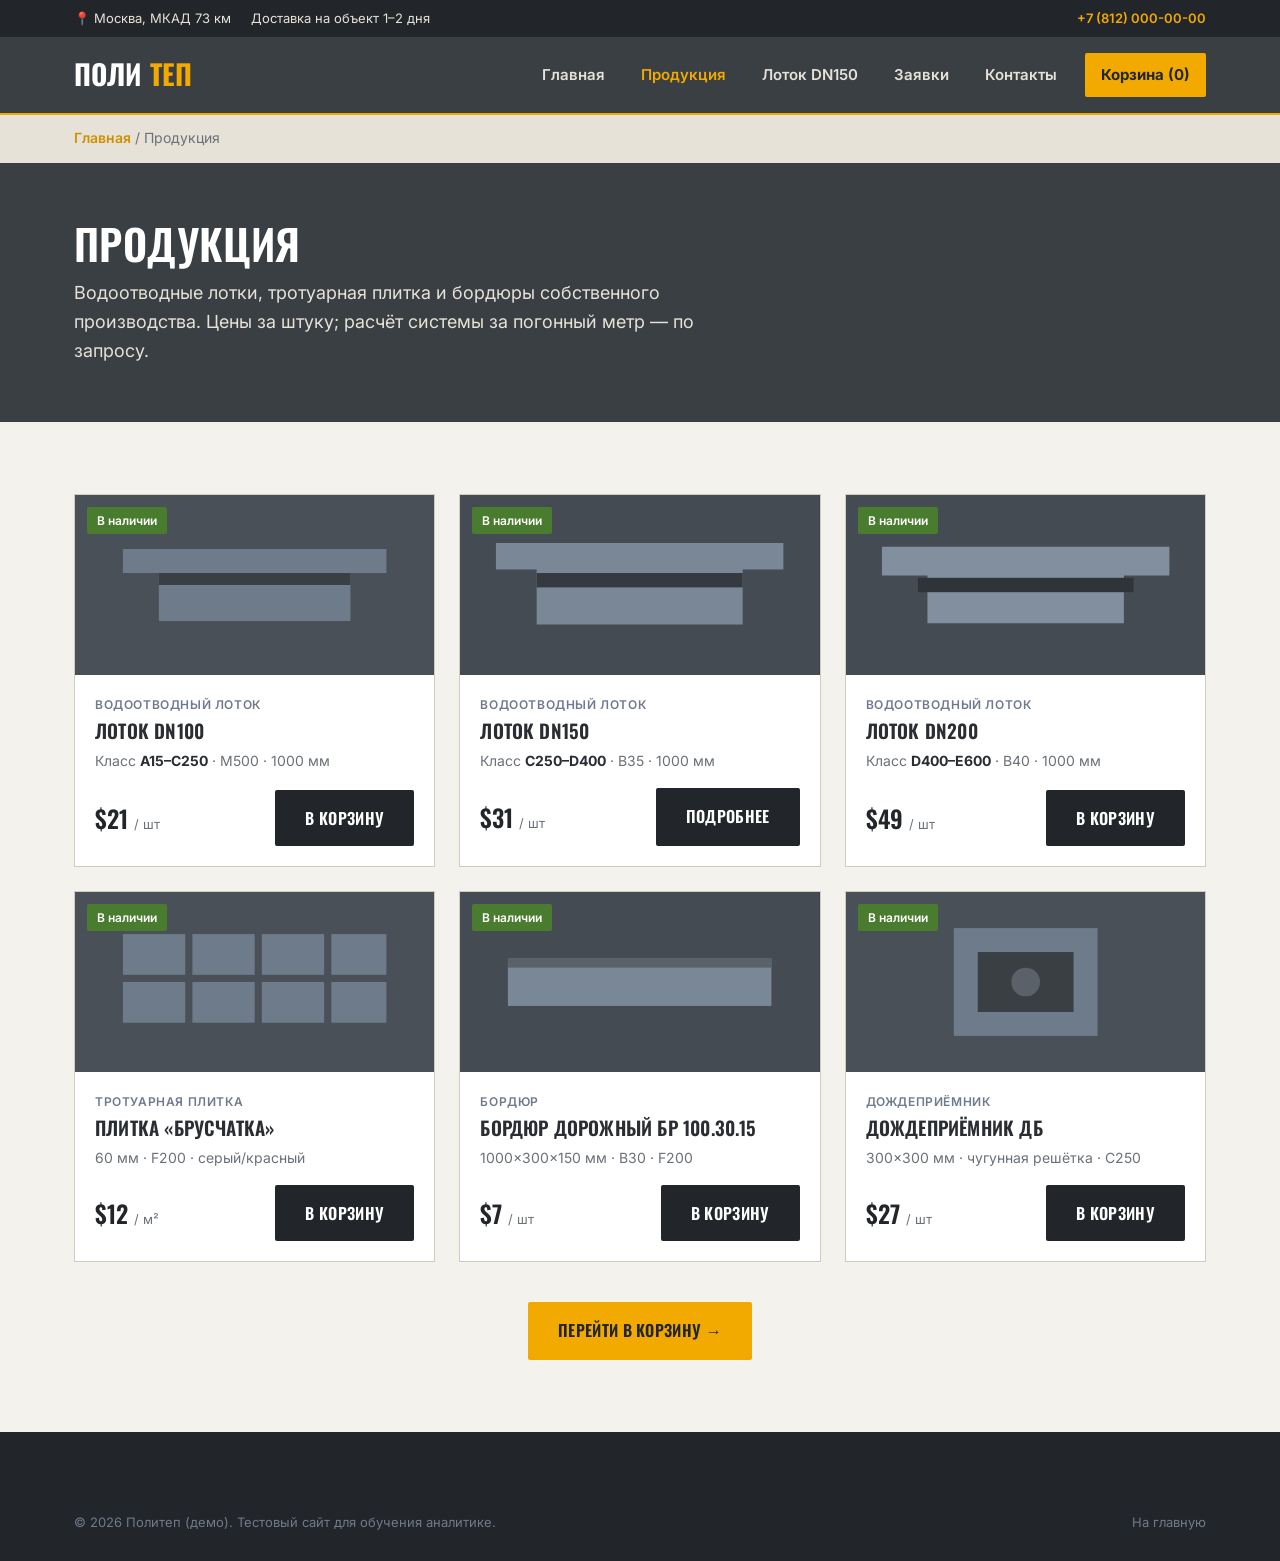
<file: products.html>
<!DOCTYPE html>
<html lang="ru">
<head>

  <!-- Google Tag Manager -->
<script>(function(w,d,s,l,i){w[l]=w[l]||[];w[l].push({'gtm.start':
new Date().getTime(),event:'gtm.js'});var f=d.getElementsByTagName(s)[0],
j=d.createElement(s),dl=l!='dataLayer'?'&l='+l:'';j.async=true;j.src=
'https://www.googletagmanager.com/gtm.js?id='+i+dl;f.parentNode.insertBefore(j,f);
})(window,document,'script','dataLayer','GTM-52ZPFXB7');</script>
<!-- End Google Tag Manager -->
  
  <meta charset="UTF-8">
  <meta name="viewport" content="width=device-width, initial-scale=1.0">
  <title>Продукция — Политеп | Лотки, плитка, бордюры</title>
  <meta name="description" content="Каталог водоотводных лотков DN100–DN300, тротуарной плитки и бордюров. Цены со склада, подбор под класс нагрузки.">
  <link rel="stylesheet" href="styles.css">
</head>
<body>
  
 <!-- Google Tag Manager (noscript) -->
<noscript><iframe src="https://www.googletagmanager.com/ns.html?id=GTM-52ZPFXB7"
height="0" width="0" style="display:none;visibility:hidden"></iframe></noscript>
<!-- End Google Tag Manager (noscript) -->

  <div class="topbar">
    <div class="container">
      <div class="topbar-left"><span>📍 Москва, МКАД 73 км</span><span>Доставка на объект 1–2 дня</span></div>
      <div class="topbar-right"><a href="tel:+78120000000">+7 (812) 000-00-00</a></div>
    </div>
  </div>

  <header class="header">
    <div class="container">
      <a href="index.html" class="logo">ПОЛИ<span>ТЕП</span></a>
      <button class="burger" aria-label="Меню">☰</button>
      <nav class="nav">
        <a href="index.html">Главная</a>
        <a href="products.html" class="active">Продукция</a>
        <a href="product.html">Лоток DN150</a>
        <a href="forms.html">Заявки</a>
        <a href="contact.html">Контакты</a>
        <a href="cart.html" class="nav-cta" data-cta="nav-cart">Корзина (<span data-cart-count>0</span>)</a>
      </nav>
    </div>
  </header>

  <div class="breadcrumb">
    <div class="container"><a href="index.html">Главная</a> / Продукция</div>
  </div>

  <div class="page-header">
    <div class="container">
      <h1>Продукция</h1>
      <p>Водоотводные лотки, тротуарная плитка и бордюры собственного производства. Цены за штуку; расчёт системы за погонный метр — по запросу.</p>
    </div>
  </div>

  <section class="section">
    <div class="container">
      <div class="products">

        <div class="product">
          <div class="product-img"><span class="product-badge">В наличии</span>
            <svg viewBox="0 0 300 180" preserveAspectRatio="xMidYMid slice"><rect width="300" height="180" fill="#4A5058"/><path d="M40 60 h220 v20 h-30 v40 h-160 v-40 h-30 z" fill="#6E7B8B"/><rect x="70" y="80" width="160" height="10" fill="#3A3F44"/></svg>
          </div>
          <div class="product-body">
            <div class="product-cat">Водоотводный лоток</div>
            <h3>Лоток DN100</h3>
            <p class="product-specs">Класс <strong>A15–C250</strong> · М500 · 1000 мм</p>
            <div class="product-foot">
              <div class="product-price">$21 <small>/ шт</small></div>
              <button class="btn btn-dark" data-add-to-cart data-item-id="DN100" data-item-name="Лоток DN100" data-item-category="Водоотводные лотки" data-price="21">В корзину</button>
            </div>
          </div>
        </div>

        <div class="product">
          <div class="product-img"><span class="product-badge">В наличии</span>
            <svg viewBox="0 0 300 180" preserveAspectRatio="xMidYMid slice"><rect width="300" height="180" fill="#454B52"/><path d="M30 55 h240 v22 h-34 v46 h-172 v-46 h-34 z" fill="#7A8797"/><rect x="64" y="80" width="172" height="12" fill="#343A40"/></svg>
          </div>
          <div class="product-body">
            <div class="product-cat">Водоотводный лоток</div>
            <h3>Лоток DN150</h3>
            <p class="product-specs">Класс <strong>C250–D400</strong> · B35 · 1000 мм</p>
            <div class="product-foot">
              <div class="product-price">$31 <small>/ шт</small></div>
              <a href="product.html" class="btn btn-dark" data-cta="catalog-dn150">Подробнее</a>
            </div>
          </div>
        </div>

        <div class="product">
          <div class="product-img"><span class="product-badge">В наличии</span>
            <svg viewBox="0 0 300 180" preserveAspectRatio="xMidYMid slice"><rect width="300" height="180" fill="#454B52"/><path d="M30 58 h240 v24 h-38 v40 h-164 v-40 h-38 z" fill="#828F9E"/><rect x="60" y="84" width="180" height="12" fill="#2E3439"/></svg>
          </div>
          <div class="product-body">
            <div class="product-cat">Водоотводный лоток</div>
            <h3>Лоток DN200</h3>
            <p class="product-specs">Класс <strong>D400–E600</strong> · B40 · 1000 мм</p>
            <div class="product-foot">
              <div class="product-price">$49 <small>/ шт</small></div>
              <button class="btn btn-dark" data-add-to-cart data-item-id="DN200" data-item-name="Лоток DN200" data-item-category="Водоотводные лотки" data-price="49">В корзину</button>
            </div>
          </div>
        </div>

        <div class="product">
          <div class="product-img"><span class="product-badge">В наличии</span>
            <svg viewBox="0 0 300 180" preserveAspectRatio="xMidYMid slice"><rect width="300" height="180" fill="#4A5058"/><g fill="#6E7B8B"><rect x="40" y="50" width="52" height="34"/><rect x="98" y="50" width="52" height="34"/><rect x="156" y="50" width="52" height="34"/><rect x="214" y="50" width="46" height="34"/><rect x="40" y="90" width="52" height="34"/><rect x="98" y="90" width="52" height="34"/><rect x="156" y="90" width="52" height="34"/><rect x="214" y="90" width="46" height="34"/></g></svg>
          </div>
          <div class="product-body">
            <div class="product-cat">Тротуарная плитка</div>
            <h3>Плитка «Брусчатка»</h3>
            <p class="product-specs">60 мм · F200 · серый/красный</p>
            <div class="product-foot">
              <div class="product-price">$12 <small>/ м²</small></div>
              <button class="btn btn-dark" data-add-to-cart data-item-id="PLITKA-60" data-item-name="Плитка Брусчатка 60мм" data-item-category="Тротуарная плитка" data-price="12">В корзину</button>
            </div>
          </div>
        </div>

        <div class="product">
          <div class="product-img"><span class="product-badge">В наличии</span>
            <svg viewBox="0 0 300 180" preserveAspectRatio="xMidYMid slice"><rect width="300" height="180" fill="#454B52"/><rect x="40" y="70" width="220" height="40" fill="#7A8797"/><rect x="40" y="70" width="220" height="8" fill="#5A6169"/></svg>
          </div>
          <div class="product-body">
            <div class="product-cat">Бордюр</div>
            <h3>Бордюр дорожный БР 100.30.15</h3>
            <p class="product-specs">1000×300×150 мм · B30 · F200</p>
            <div class="product-foot">
              <div class="product-price">$7 <small>/ шт</small></div>
              <button class="btn btn-dark" data-add-to-cart data-item-id="BR-100" data-item-name="Бордюр БР 100.30.15" data-item-category="Бордюры" data-price="7">В корзину</button>
            </div>
          </div>
        </div>

        <div class="product">
          <div class="product-img"><span class="product-badge">В наличии</span>
            <svg viewBox="0 0 300 180" preserveAspectRatio="xMidYMid slice"><rect width="300" height="180" fill="#4A5058"/><rect x="90" y="45" width="120" height="90" fill="#6E7B8B"/><rect x="110" y="65" width="80" height="50" fill="#3A3F44"/><circle cx="150" cy="90" r="12" fill="#5A6169"/></svg>
          </div>
          <div class="product-body">
            <div class="product-cat">Дождеприёмник</div>
            <h3>Дождеприёмник ДБ</h3>
            <p class="product-specs">300×300 мм · чугунная решётка · C250</p>
            <div class="product-foot">
              <div class="product-price">$27 <small>/ шт</small></div>
              <button class="btn btn-dark" data-add-to-cart data-item-id="DB-300" data-item-name="Дождеприёмник ДБ" data-item-category="Дождеприёмники" data-price="27">В корзину</button>
            </div>
          </div>
        </div>

      </div>

      <div style="margin-top:40px;text-align:center;">
        <a href="cart.html" class="btn btn-primary" data-cta="catalog-cart">Перейти в корзину →</a>
      </div>
    </div>
  </section>

  <footer class="footer">
    <div class="container">
      <div class="footer-bottom" style="border:none;">
        <span>© 2026 Политеп (демо). Тестовый сайт для обучения аналитике.</span>
        <a href="index.html">На главную</a>
      </div>
    </div>
  </footer>

  <script src="tracking.js"></script>
</body>
</html>
</file>
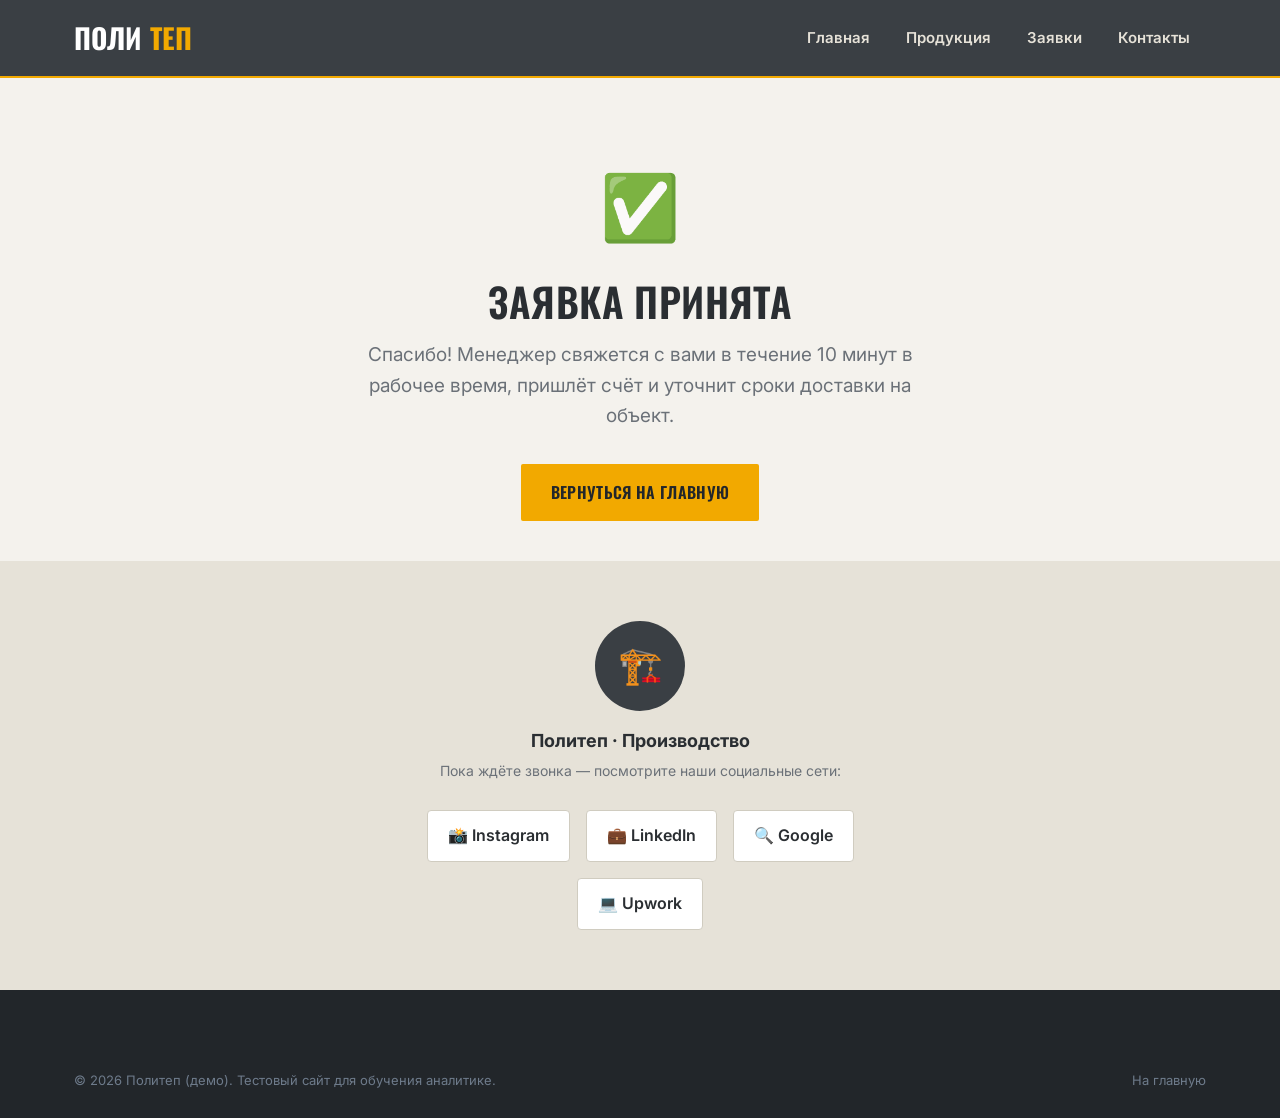
<file: thank-you.html>
<!DOCTYPE html>
<html lang="ru">
<head>

  <!-- Google Tag Manager -->
<script>(function(w,d,s,l,i){w[l]=w[l]||[];w[l].push({'gtm.start':
new Date().getTime(),event:'gtm.js'});var f=d.getElementsByTagName(s)[0],
j=d.createElement(s),dl=l!='dataLayer'?'&l='+l:'';j.async=true;j.src=
'https://www.googletagmanager.com/gtm.js?id='+i+dl;f.parentNode.insertBefore(j,f);
})(window,document,'script','dataLayer','GTM-52ZPFXB7');</script>
<!-- End Google Tag Manager -->
  
  <meta charset="UTF-8">
  <meta name="viewport" content="width=device-width, initial-scale=1.0">
  <title>Заявка принята — Политеп</title>
  <link rel="stylesheet" href="styles.css">
</head>
<body>
  
<!-- Google Tag Manager (noscript) -->
<noscript><iframe src="https://www.googletagmanager.com/ns.html?id=GTM-52ZPFXB7"
height="0" width="0" style="display:none;visibility:hidden"></iframe></noscript>
<!-- End Google Tag Manager (noscript) -->

  <header class="header">
    <div class="container">
      <a href="index.html" class="logo">ПОЛИ<span>ТЕП</span></a>
      <nav class="nav">
        <a href="index.html">Главная</a>
        <a href="products.html">Продукция</a>
        <a href="forms.html">Заявки</a>
        <a href="contact.html">Контакты</a>
      </nav>
    </div>
  </header>

  <section class="section" style="text-align:center;padding:80px 0 40px;">
    <div class="container" style="max-width:640px;">
      <div style="font-size:64px;margin-bottom:20px;">✅</div>
      <h1 style="font-size:40px;margin-bottom:16px;">Заявка принята</h1>
      <p style="font-size:19px;color:var(--text-muted);margin-bottom:12px;">
        Спасибо! Менеджер свяжется с вами в течение 10 минут в рабочее время,
        пришлёт счёт и уточнит сроки доставки на объект.
      </p>
      <p id="txn-info" style="font-size:15px;color:var(--steel);margin-bottom:32px;"></p>
      <a href="index.html" class="btn btn-primary" data-cta="ty-home">Вернуться на главную</a>
    </div>
  </section>

  <!-- outbound links — для практики трекинга исходящих кликов в GTM -->
  <section class="section section-paper" style="padding:60px 0;">
    <div class="container" style="max-width:560px;text-align:center;">
      <div style="width:90px;height:90px;border-radius:50%;background:var(--concrete);margin:0 auto 16px;display:flex;align-items:center;justify-content:center;font-size:36px;color:var(--safety);">🏗️</div>
      <p style="font-size:18px;font-weight:700;color:var(--navy);margin-bottom:4px;">Политеп · Производство</p>
      <p style="font-size:14px;color:var(--text-muted);margin-bottom:28px;">Пока ждёте звонка — посмотрите наши социальные сети:</p>
      <div style="display:flex;gap:16px;justify-content:center;flex-wrap:wrap;">
        <a href="https://www.instagram.com/" target="_blank" rel="noopener" class="external-link" style="display:inline-flex;align-items:center;gap:8px;padding:12px 20px;background:var(--white);border:1px solid var(--line);border-radius:4px;font-weight:600;color:var(--text);">📸 Instagram</a>
        <a href="https://www.linkedin.com/" target="_blank" rel="noopener" class="external-link" style="display:inline-flex;align-items:center;gap:8px;padding:12px 20px;background:var(--white);border:1px solid var(--line);border-radius:4px;font-weight:600;color:var(--text);">💼 LinkedIn</a>
        <a href="https://www.google.com/" target="_blank" rel="noopener" class="external-link" style="display:inline-flex;align-items:center;gap:8px;padding:12px 20px;background:var(--white);border:1px solid var(--line);border-radius:4px;font-weight:600;color:var(--text);">🔍 Google</a>
        <a href="https://www.upwork.com/" target="_blank" rel="noopener" class="external-link" style="display:inline-flex;align-items:center;gap:8px;padding:12px 20px;background:var(--white);border:1px solid var(--line);border-radius:4px;font-weight:600;color:var(--text);">💻 Upwork</a>
      </div>
    </div>
  </section>

  <!-- Эта страница — точка конверсии (Thank You page).
       Событие purchase отправляется ИМЕННО при загрузке этой страницы —
       это соответствует стандарту GA4: покупка = факт показа Thank You page.
       В GTM лови её триггером Custom Event → purchase, либо дополнительно
       триггером Page View по URL содержащему "thank-you". -->

  <footer class="footer">
    <div class="container">
      <div class="footer-bottom" style="border:none;">
        <span>© 2026 Политеп (демо). Тестовый сайт для обучения аналитике.</span>
        <a href="index.html">На главную</a>
      </div>
    </div>
  </footer>

  <script src="tracking.js"></script>
  <script>
    // Ключевой момент: purchase отправляется ИМЕННО здесь, при загрузке страницы —
    // это и есть стандарт GA4 "покупка = факт показа Thank You page".
    var order = finalizePendingPurchase();
    if (order) {
      document.getElementById('txn-info').textContent =
        'Номер заказа: ' + order.txnId + ' · сумма: ' + Number(order.value).toFixed(2) + ' $';
    } else {
      // Страница открыта напрямую, без реального оформления заказа —
      // на боевом сайте лучше в этом случае вообще не слать purchase.
      document.getElementById('txn-info').textContent = '';
    }
  </script>
</body>
</html>
</file>
<file: styles.css>
/* ==========================================================================
   Политеп — тестовый сайт для практики веб-аналитики
   Дизайн: индустриальный B2B, тон "язык прораба"
   ========================================================================== */

@import url('https://fonts.googleapis.com/css2?family=Oswald:wght@500;600;700&family=Inter:wght@400;500;600;700&display=swap');

:root {
  --concrete: #3A3F44;      /* тёмный бетон */
  --concrete-light: #5A6169;
  --graphite: #22262A;      /* почти чёрный графит */
  --safety: #F2A900;        /* строительный жёлтый (safety yellow) */
  --safety-dark: #D18F00;
  --steel: #6E7B8B;         /* стальной серо-синий */
  --paper: #F4F2ED;         /* цвет бумаги/цемента */
  --paper-dark: #E6E2D8;
  --line: #D0CCC0;
  --white: #FFFFFF;
  --text: #2A2E32;
  --text-muted: #6B7178;
  --green: #4A7C2F;         /* "в наличии" */
  --red: #B23A2E;
}

* { box-sizing: border-box; margin: 0; padding: 0; }

html { scroll-behavior: smooth; }

body {
  font-family: 'Inter', sans-serif;
  color: var(--text);
  background: var(--paper);
  line-height: 1.6;
  font-size: 16px;
}

h1, h2, h3, h4 { font-family: 'Oswald', sans-serif; font-weight: 600; line-height: 1.15; text-transform: uppercase; letter-spacing: 0.01em; }

a { color: inherit; text-decoration: none; }

img { max-width: 100%; display: block; }

.container { max-width: 1180px; margin: 0 auto; padding: 0 24px; }

/* ---------- TOP BAR ---------- */
.topbar {
  background: var(--graphite);
  color: var(--paper-dark);
  font-size: 13px;
  padding: 8px 0;
}
.topbar .container { display: flex; justify-content: space-between; align-items: center; gap: 16px; flex-wrap: wrap; }
.topbar a { color: var(--safety); font-weight: 600; }
.topbar .topbar-left span { margin-right: 20px; }

/* ---------- HEADER / NAV ---------- */
.header {
  background: var(--concrete);
  color: var(--white);
  position: sticky;
  top: 0;
  z-index: 100;
  box-shadow: 0 2px 0 var(--safety);
}
.header .container { display: flex; align-items: center; justify-content: space-between; height: 76px; }
.logo { display: flex; align-items: baseline; gap: 8px; font-family: 'Oswald', sans-serif; font-size: 28px; font-weight: 700; text-transform: uppercase; color: var(--white); }
.logo span { color: var(--safety); }
.logo small { font-family: 'Inter', sans-serif; font-size: 11px; font-weight: 500; text-transform: none; letter-spacing: 0; color: var(--steel); margin-left: 4px; }

.nav { display: flex; gap: 4px; align-items: center; }
.nav a {
  padding: 10px 16px;
  font-weight: 600;
  font-size: 15px;
  color: var(--paper-dark);
  border-radius: 2px;
  transition: all 0.15s;
}
.nav a:hover { background: var(--concrete-light); color: var(--white); }
.nav a.active { color: var(--safety); }

.nav-cta {
  background: var(--safety);
  color: var(--graphite) !important;
  font-weight: 700 !important;
  margin-left: 8px;
}
.nav-cta:hover { background: var(--safety-dark) !important; }

.burger { display: none; background: none; border: none; color: var(--white); font-size: 26px; cursor: pointer; }

/* ---------- BUTTONS ---------- */
.btn {
  display: inline-flex;
  align-items: center;
  gap: 8px;
  padding: 14px 28px;
  font-family: 'Oswald', sans-serif;
  font-weight: 600;
  font-size: 16px;
  text-transform: uppercase;
  letter-spacing: 0.02em;
  border: 2px solid transparent;
  border-radius: 2px;
  cursor: pointer;
  transition: all 0.15s;
  text-align: center;
}
.btn-primary { background: var(--safety); color: var(--graphite); }
.btn-primary:hover { background: var(--safety-dark); transform: translateY(-1px); }
.btn-outline { background: transparent; color: var(--white); border-color: var(--white); }
.btn-outline:hover { background: var(--white); color: var(--graphite); }
.btn-dark { background: var(--graphite); color: var(--white); }
.btn-dark:hover { background: var(--concrete); }
.btn-block { width: 100%; justify-content: center; }

/* ---------- HERO ---------- */
.hero {
  background:
    linear-gradient(rgba(34,38,42,0.82), rgba(34,38,42,0.88)),
    repeating-linear-gradient(45deg, #3A3F44 0px, #3A3F44 40px, #363B40 40px, #363B40 80px);
  color: var(--white);
  padding: 80px 0 90px;
  position: relative;
}
.hero-eyebrow {
  display: inline-block;
  background: var(--safety);
  color: var(--graphite);
  font-family: 'Oswald', sans-serif;
  font-weight: 600;
  font-size: 13px;
  text-transform: uppercase;
  letter-spacing: 0.08em;
  padding: 5px 14px;
  margin-bottom: 20px;
}
.hero h1 { font-size: 52px; font-weight: 700; margin-bottom: 20px; max-width: 800px; }
.hero h1 em { color: var(--safety); font-style: normal; }
.hero-sub { font-size: 20px; color: var(--paper-dark); max-width: 620px; margin-bottom: 36px; }
.hero-cta { display: flex; gap: 16px; flex-wrap: wrap; }

.hero-specs {
  display: flex;
  gap: 40px;
  margin-top: 56px;
  padding-top: 32px;
  border-top: 1px solid rgba(255,255,255,0.15);
  flex-wrap: wrap;
}
.hero-spec { }
.hero-spec-num { font-family: 'Oswald', sans-serif; font-size: 34px; font-weight: 700; color: var(--safety); line-height: 1; }
.hero-spec-label { font-size: 14px; color: var(--paper-dark); margin-top: 6px; }

/* ---------- SECTION ---------- */
.section { padding: 72px 0; }
.section-dark { background: var(--concrete); color: var(--white); }
.section-paper { background: var(--paper-dark); }
.section-head { margin-bottom: 44px; max-width: 720px; }
.section-eyebrow { font-family: 'Oswald', sans-serif; font-size: 14px; font-weight: 600; text-transform: uppercase; letter-spacing: 0.06em; color: var(--safety-dark); margin-bottom: 12px; }
.section-dark .section-eyebrow { color: var(--safety); }
.section h2 { font-size: 38px; margin-bottom: 16px; }
.section-sub { font-size: 18px; color: var(--text-muted); }
.section-dark .section-sub { color: var(--paper-dark); }

/* ---------- USE CASES / AUDIENCE ---------- */
.cards { display: grid; grid-template-columns: repeat(3, 1fr); gap: 24px; }
.card {
  background: var(--white);
  border: 1px solid var(--line);
  border-top: 4px solid var(--safety);
  padding: 32px 28px;
  transition: all 0.2s;
}
.card:hover { transform: translateY(-4px); box-shadow: 0 12px 30px rgba(34,38,42,0.12); }
.card-icon { font-size: 32px; margin-bottom: 16px; }
.card h3 { font-size: 21px; margin-bottom: 12px; }
.card p { color: var(--text-muted); font-size: 15px; }
.card-link { display: inline-block; margin-top: 16px; font-weight: 600; color: var(--safety-dark); font-size: 15px; }
.card-link:hover { text-decoration: underline; }

/* ---------- PRODUCT GRID ---------- */
.products { display: grid; grid-template-columns: repeat(3, 1fr); gap: 24px; }
.product {
  background: var(--white);
  border: 1px solid var(--line);
  display: flex;
  flex-direction: column;
  overflow: hidden;
}
.product-img {
  height: 180px;
  background: var(--concrete);
  display: flex;
  align-items: center;
  justify-content: center;
  position: relative;
  overflow: hidden;
}
.product-img svg { width: 100%; height: 100%; }
.product-badge {
  position: absolute; top: 12px; left: 12px;
  background: var(--green); color: var(--white);
  font-size: 12px; font-weight: 600; padding: 4px 10px; border-radius: 2px;
  font-family: 'Inter', sans-serif;
}
.product-body { padding: 20px; flex: 1; display: flex; flex-direction: column; }
.product-cat { font-size: 12px; text-transform: uppercase; letter-spacing: 0.05em; color: var(--steel); font-weight: 600; margin-bottom: 6px; }
.product h3 { font-size: 19px; margin-bottom: 8px; }
.product-specs { font-size: 14px; color: var(--text-muted); margin-bottom: 16px; }
.product-specs strong { color: var(--text); }
.product-foot { margin-top: auto; display: flex; align-items: center; justify-content: space-between; gap: 12px; }
.product-price { font-family: 'Oswald', sans-serif; font-size: 24px; font-weight: 600; color: var(--graphite); }
.product-price small { font-size: 13px; color: var(--text-muted); font-weight: 400; font-family: 'Inter', sans-serif; }

/* ---------- PACKAGE / CTA STRIP ---------- */
.strip {
  background: var(--safety);
  color: var(--graphite);
  padding: 48px 0;
}
.strip .container { display: flex; align-items: center; justify-content: space-between; gap: 32px; flex-wrap: wrap; }
.strip h2 { font-size: 32px; margin-bottom: 8px; }
.strip p { font-size: 17px; max-width: 560px; }

/* ---------- TRUST / SPECS TABLE ---------- */
.spec-table { width: 100%; border-collapse: collapse; background: var(--white); border: 1px solid var(--line); }
.spec-table th { background: var(--graphite); color: var(--white); font-family: 'Oswald', sans-serif; font-weight: 600; text-transform: uppercase; font-size: 14px; padding: 14px 18px; text-align: left; letter-spacing: 0.03em; }
.spec-table td { padding: 13px 18px; border-bottom: 1px solid var(--line); font-size: 15px; }
.spec-table tr:last-child td { border-bottom: none; }
.spec-table tr:nth-child(even) td { background: var(--paper); }

/* ---------- VIDEO ---------- */
.video-wrap { position: relative; padding-bottom: 56.25%; height: 0; overflow: hidden; border: 1px solid var(--line); background: var(--graphite); }
.video-wrap iframe { position: absolute; top: 0; left: 0; width: 100%; height: 100%; border: 0; }

/* ---------- FORM ---------- */
.form-section { background: var(--concrete); color: var(--white); }
.form-grid { display: grid; grid-template-columns: 1fr 1fr; gap: 48px; align-items: start; }
.form-card { background: var(--white); color: var(--text); padding: 36px; border-top: 4px solid var(--safety); }
.form-row { margin-bottom: 20px; }
.form-row label { display: block; font-weight: 600; font-size: 14px; margin-bottom: 6px; }
.form-row label .req { color: var(--red); }
.form-control {
  width: 100%; padding: 12px 14px; font-size: 15px; font-family: 'Inter', sans-serif;
  border: 1px solid var(--line); border-radius: 2px; background: var(--paper); transition: border 0.15s;
}
.form-control:focus { outline: none; border-color: var(--safety); background: var(--white); }
textarea.form-control { resize: vertical; min-height: 110px; }
.form-radio-group { display: flex; gap: 20px; margin-top: 6px; }
.form-radio { display: flex; align-items: center; gap: 8px; font-weight: 500; cursor: pointer; }
.form-note { font-size: 13px; color: var(--text-muted); margin-top: 4px; }

.form-info h3 { font-size: 26px; margin-bottom: 20px; }
.form-info ul { list-style: none; }
.form-info li { display: flex; gap: 12px; margin-bottom: 18px; align-items: flex-start; }
.form-info li .check { color: var(--safety); font-weight: 700; font-size: 20px; flex-shrink: 0; }
.form-info li strong { display: block; margin-bottom: 2px; }
.form-info li span { color: var(--paper-dark); font-size: 15px; }

/* Thank-you message (hidden by default) */
.form-success {
  display: none;
  background: var(--green); color: var(--white);
  padding: 20px; text-align: center; font-weight: 600; margin-bottom: 20px; border-radius: 2px;
}
.form-success.show { display: block; }

/* ---------- FOOTER ---------- */
.footer { background: var(--graphite); color: var(--paper-dark); padding: 56px 0 28px; font-size: 15px; }
.footer-grid { display: grid; grid-template-columns: 2fr 1fr 1fr 1.4fr; gap: 40px; margin-bottom: 40px; }
.footer h4 { font-size: 16px; color: var(--white); margin-bottom: 18px; }
.footer ul { list-style: none; }
.footer li { margin-bottom: 10px; }
.footer a:hover { color: var(--safety); }
.footer-logo { font-family: 'Oswald', sans-serif; font-size: 26px; font-weight: 700; text-transform: uppercase; color: var(--white); margin-bottom: 12px; }
.footer-logo span { color: var(--safety); }
.footer-bottom { border-top: 1px solid var(--concrete); padding-top: 24px; display: flex; justify-content: space-between; flex-wrap: wrap; gap: 12px; font-size: 13px; color: var(--steel); }

/* ---------- BREADCRUMB ---------- */
.breadcrumb { background: var(--paper-dark); padding: 14px 0; font-size: 14px; color: var(--text-muted); }
.breadcrumb a { color: var(--safety-dark); font-weight: 600; }

/* ---------- PAGE HEADER ---------- */
.page-header { background: var(--concrete); color: var(--white); padding: 56px 0; }
.page-header h1 { font-size: 42px; margin-bottom: 12px; }
.page-header p { font-size: 18px; color: var(--paper-dark); max-width: 640px; }

/* ---------- CONTACT INFO BLOCKS ---------- */
.contact-blocks { display: grid; grid-template-columns: repeat(3, 1fr); gap: 20px; margin-bottom: 48px; }
.contact-block { background: var(--white); border: 1px solid var(--line); padding: 24px; border-left: 4px solid var(--safety); }
.contact-block h4 { font-size: 16px; margin-bottom: 8px; }
.contact-block a { color: var(--safety-dark); font-weight: 600; font-size: 18px; }
.contact-block p { font-size: 14px; color: var(--text-muted); }

/* ---------- RESPONSIVE ---------- */
@media (max-width: 900px) {
  .cards, .products, .contact-blocks { grid-template-columns: 1fr 1fr; }
  .form-grid, .footer-grid { grid-template-columns: 1fr; gap: 32px; }
  .hero h1 { font-size: 40px; }
}
@media (max-width: 640px) {
  .nav { display: none; position: absolute; top: 76px; left: 0; right: 0; background: var(--concrete); flex-direction: column; padding: 12px; gap: 4px; }
  .nav.open { display: flex; }
  .nav a { width: 100%; }
  .burger { display: block; }
  .cards, .products, .contact-blocks { grid-template-columns: 1fr; }
  .hero h1 { font-size: 32px; }
  .hero-sub { font-size: 17px; }
  .section h2 { font-size: 28px; }
  .strip .container { flex-direction: column; align-items: flex-start; }
}
</file>
